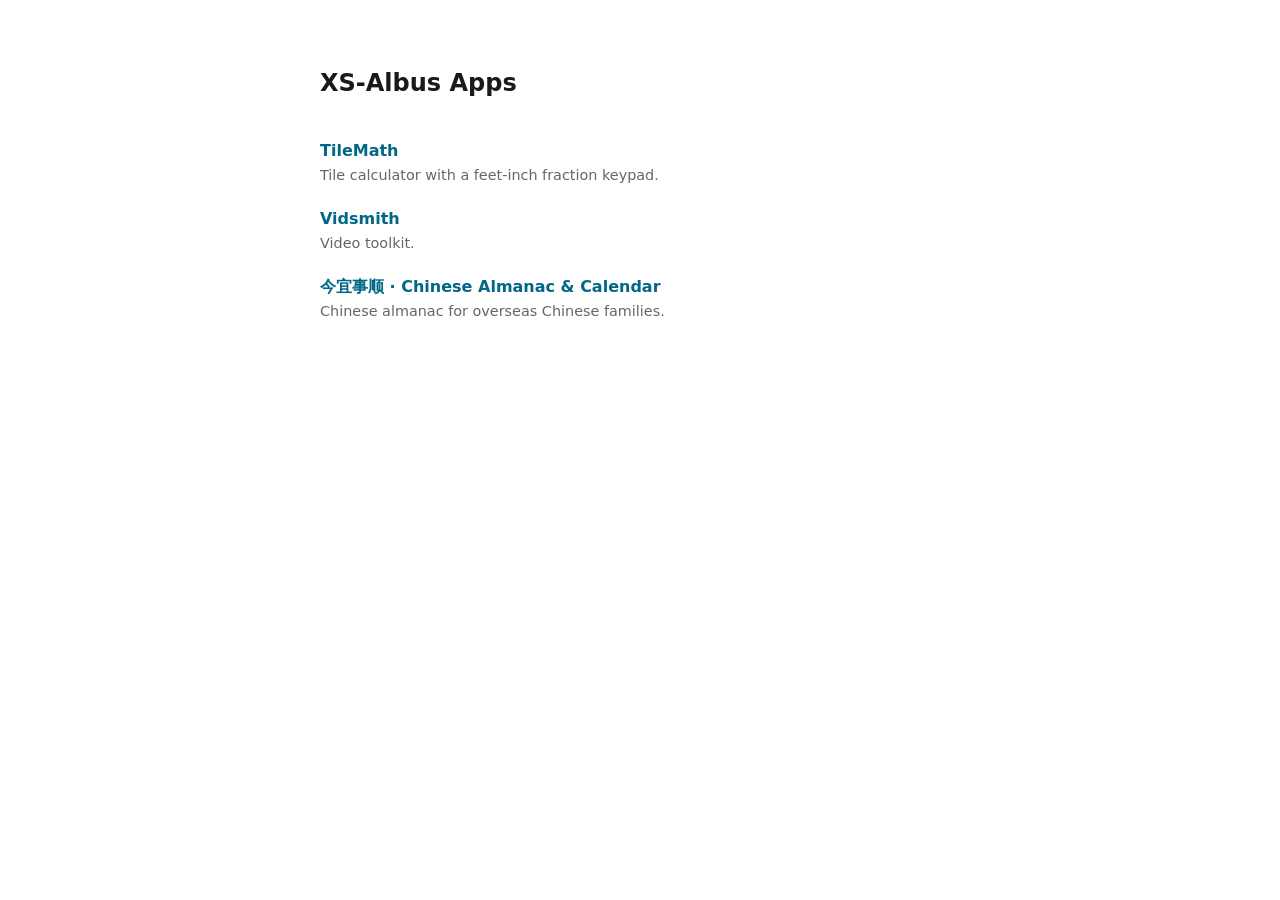
<file: index.html>
<!DOCTYPE html>
<html lang="en">
<head>
<meta charset="utf-8">
<meta name="viewport" content="width=device-width, initial-scale=1">
<title>XS-Albus Apps</title>
<style>
  body { font-family: -apple-system, system-ui, sans-serif; max-width: 640px;
         margin: 0 auto; padding: 48px 16px 64px; line-height: 1.6; color: #1a1a1a; }
  h1 { font-size: 1.5em; margin-bottom: 1.5em; }
  ul { list-style: none; padding: 0; }
  li { margin-bottom: 1.2em; }
  a { color: #006786; text-decoration: none; font-weight: 600; }
  a:hover, a:focus { text-decoration: underline; }
  .desc { color: #666; font-size: .9em; font-weight: 400; display: block; }
  @media (prefers-color-scheme: dark) {
    body { background:#111; color:#eee; } a { color:#62C5EE; } .desc { color:#999; }
  }
</style>
</head>
<body>
<h1>XS-Albus Apps</h1>
<ul>
  <li><a href="tilemath/">TileMath</a>
      <span class="desc">Tile calculator with a feet-inch fraction keypad.</span></li>
  <li><a href="vidsmith/">Vidsmith</a>
      <span class="desc">Video toolkit.</span></li>
  <li><a href="jinyi/">今宜事顺 · Chinese Almanac &amp; Calendar</a>
      <span class="desc">Chinese almanac for overseas Chinese families.</span></li>
</ul>
</body>
</html>
</file>
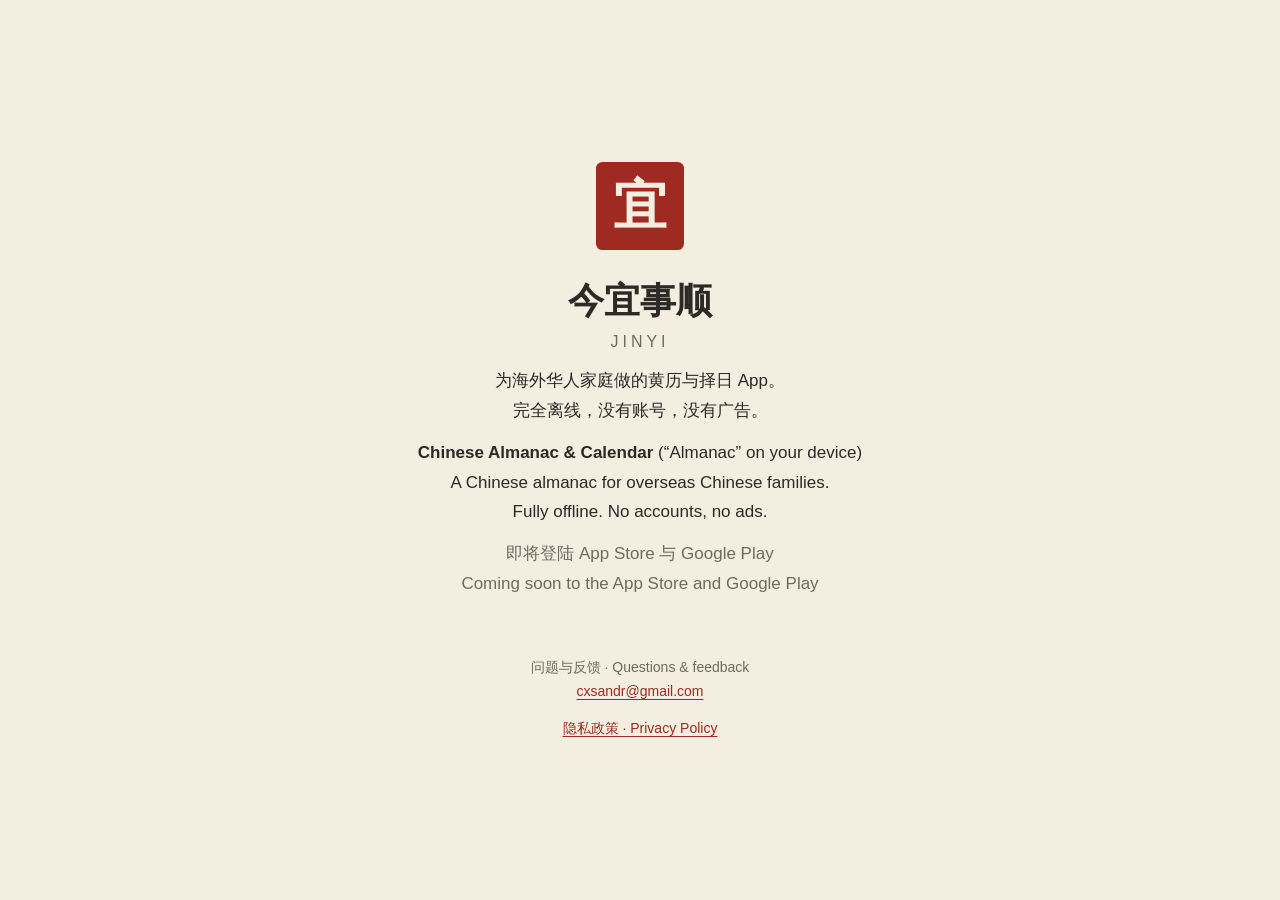
<file: jinyi/index.html>
<!doctype html>
<html lang="zh-Hans">
<head>
<meta charset="utf-8">
<meta name="viewport" content="width=device-width, initial-scale=1">
<title>今宜事顺 · Chinese Almanac &amp; Calendar</title>
<meta name="description" content="为海外华人家庭做的黄历与择日 App。A Chinese almanac for overseas Chinese families.">
<link rel="stylesheet" href="style.css">
</head>
<body>
<main class="home">
  <span class="seal big" aria-hidden="true">宜</span>
  <h1>今宜事顺<span lang="en">JINYI</span></h1>
  <p>为海外华人家庭做的黄历与择日 App。<br>完全离线，没有账号，没有广告。</p>
  <p lang="en"><strong>Chinese Almanac &amp; Calendar</strong> (“Almanac” on your device)<br>A Chinese almanac for overseas Chinese families.<br>Fully offline. No accounts, no ads.</p>
  <p class="muted">即将登陆 App Store 与 Google Play<br><span lang="en">Coming soon to the App Store and Google Play</span></p>
  <footer>
    <p>问题与反馈 · Questions &amp; feedback<br><a href="mailto:cxsandr@gmail.com">cxsandr@gmail.com</a></p>
    <a href="privacy.html">隐私政策 · Privacy Policy</a>
  </footer>
</main>
</body>
</html>
</file>
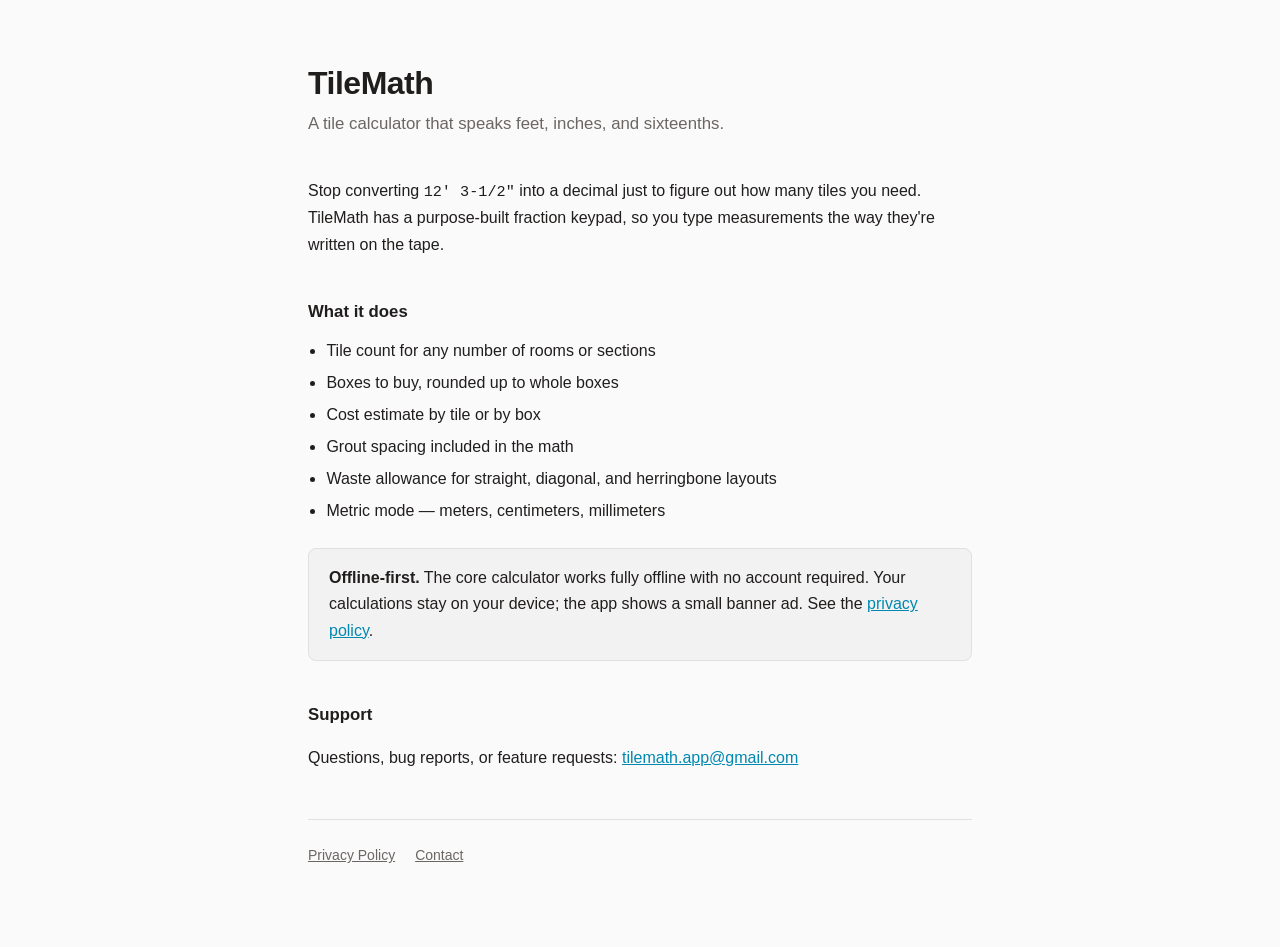
<file: tilemath/index.html>
<!doctype html>
<html lang="en">
<head>
<meta charset="utf-8">
<meta name="viewport" content="width=device-width,initial-scale=1">
<title>TileMath — Tile Calculator</title>
<meta name="description" content="A tile calculator built around feet-inch fractions. Core calculator works fully offline.">
<style>
  :root{--bg:#fbfafa;--fg:#201e1d;--muted:#6b6664;--line:#e2dfde;--accent:#0088b0;--card:#f3f2f2}
  @media (prefers-color-scheme:dark){
    :root{--bg:#181615;--fg:#f3f2f2;--muted:#a59f9d;--line:#332f2e;--accent:#4cc2e6;--card:#232020}
  }
  *{box-sizing:border-box}
  body{margin:0;background:var(--bg);color:var(--fg);
    font:16px/1.65 -apple-system,BlinkMacSystemFont,"Segoe UI",Roboto,Helvetica,Arial,sans-serif;
    -webkit-text-size-adjust:100%}
  .wrap{max-width:44rem;margin:0 auto;padding:4rem 1.25rem 5rem}
  a{color:var(--accent)}
  h1{font-size:2rem;line-height:1.2;margin:0 0 .5rem;letter-spacing:-.015em}
  .tag{color:var(--muted);font-size:1.05rem;margin:0 0 2.5rem}
  h2{font-size:1.05rem;margin:2.5rem 0 .75rem}
  ul{padding-left:1.15rem;margin:0}
  li{margin:.35rem 0}
  .mono{font-family:ui-monospace,SFMono-Regular,Menlo,monospace;font-size:.95em}
  .card{background:var(--card);border:1px solid var(--line);border-radius:8px;
    padding:1rem 1.25rem;margin:1.5rem 0}
  hr{border:0;border-top:1px solid var(--line);margin:3rem 0 1.5rem}
  footer{color:var(--muted);font-size:.875rem;display:flex;gap:1.25rem;flex-wrap:wrap}
  footer a{color:var(--muted)}
</style>
</head>
<body>
<div class="wrap">

<h1>TileMath</h1>
<p class="tag">A tile calculator that speaks feet, inches, and sixteenths.</p>

<p>Stop converting <span class="mono">12&prime;&nbsp;3-1/2&Prime;</span> into a decimal just to
figure out how many tiles you need. TileMath has a purpose-built fraction keypad, so you type
measurements the way they're written on the tape.</p>

<h2>What it does</h2>
<ul>
  <li>Tile count for any number of rooms or sections</li>
  <li>Boxes to buy, rounded up to whole boxes</li>
  <li>Cost estimate by tile or by box</li>
  <li>Grout spacing included in the math</li>
  <li>Waste allowance for straight, diagonal, and herringbone layouts</li>
  <li>Metric mode &mdash; meters, centimeters, millimeters</li>
</ul>

<div class="card">
  <strong>Offline-first.</strong> The core calculator works fully offline with
  no account required. Your calculations stay on your device; the app shows a
  small banner ad. See the
  <a href="privacy.html">privacy policy</a>.
</div>

<h2>Support</h2>
<p>Questions, bug reports, or feature requests:
<a href="mailto:tilemath.app@gmail.com">tilemath.app@gmail.com</a></p>

<hr>
<footer>
  <a href="privacy.html">Privacy Policy</a>
  <a href="mailto:tilemath.app@gmail.com">Contact</a>
</footer>

</div>
</body>
</html>
</file>
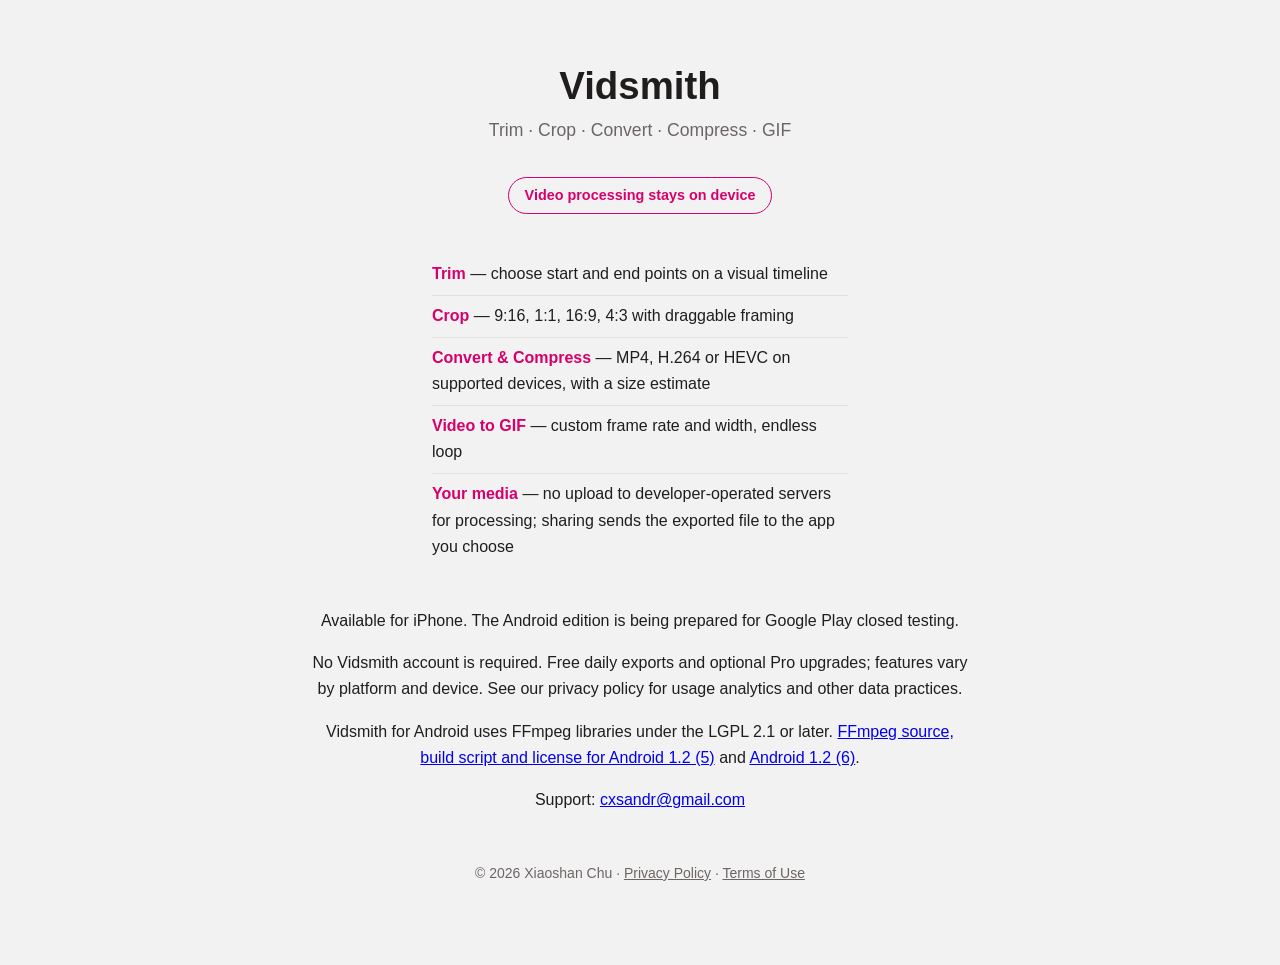
<file: vidsmith/index.html>
<!doctype html>
<html lang="en">
<head>
<meta charset="utf-8">
<meta name="viewport" content="width=device-width,initial-scale=1">
<title>Vidsmith — Video Compressor, Editor & GIF Maker</title>
<meta name="description" content="Compress, trim, crop and make GIFs on your phone. Media processing stays on your device.">
<style>
  :root{--bg:#f3f2f2;--fg:#201e1d;--muted:#6b6664;--line:#e2dfde;--accent:#d6006c;--gold:#9c7500}
  @media (prefers-color-scheme:dark){
    :root{--bg:#1b1918;--fg:#f3f2f2;--muted:#a59f9d;--line:#332f2e;--accent:#ff458e;--gold:#d9b34e}
  }
  *{box-sizing:border-box}
  body{margin:0;background:var(--bg);color:var(--fg);
    font:16px/1.65 -apple-system,BlinkMacSystemFont,"Segoe UI",Roboto,Helvetica,Arial,sans-serif;
    -webkit-text-size-adjust:100%}
  .wrap{max-width:44rem;margin:0 auto;padding:4rem 1.25rem 5rem;text-align:center}
  h1{font-size:2.4rem;line-height:1.15;margin:0 0 .5rem}
  .tag{color:var(--muted);font-size:1.1rem;margin:0 0 2rem}
  .badge{display:inline-block;border:1.5px solid var(--accent);color:var(--accent);
    border-radius:999px;padding:.35rem 1rem;font-size:.9rem;font-weight:600;margin-bottom:2.5rem}
  ul{list-style:none;margin:0 auto 2.5rem;padding:0;max-width:26rem;text-align:left}
  li{padding:.45rem 0;border-bottom:1px solid var(--line)}
  li:last-child{border-bottom:0}
  li b{color:var(--accent)}
  footer{color:var(--muted);font-size:.875rem;margin-top:3rem}
  footer a{color:var(--muted)}
</style>
</head>
<body>
<div class="wrap">

<h1>Vidsmith</h1>
<p class="tag">Trim &middot; Crop &middot; Convert &middot; Compress &middot; GIF</p>
<div class="badge">Video processing stays on device</div>

<ul>
  <li><b>Trim</b> — choose start and end points on a visual timeline</li>
  <li><b>Crop</b> — 9:16, 1:1, 16:9, 4:3 with draggable framing</li>
  <li><b>Convert &amp; Compress</b> — MP4, H.264 or HEVC on supported devices, with a size estimate</li>
  <li><b>Video to GIF</b> — custom frame rate and width, endless loop</li>
  <li><b>Your media</b> — no upload to developer-operated servers for processing; sharing sends the exported file to the app you choose</li>
</ul>

<p>Available for iPhone. The Android edition is being prepared for Google Play closed testing.</p>
<p>No Vidsmith account is required. Free daily exports and optional Pro upgrades; features vary by platform and device. See our privacy policy for usage analytics and other data practices.</p>
<p>Vidsmith for Android uses FFmpeg libraries under the LGPL 2.1 or later. <a href="opensource/android-1.2-5/">FFmpeg source, build script and license for Android 1.2 (5)</a> and <a href="opensource/android-1.2-6/">Android 1.2 (6)</a>.</p>

<p>Support: <a href="mailto:cxsandr@gmail.com">cxsandr@gmail.com</a></p>

<footer>&copy; 2026 Xiaoshan Chu &middot;
<a href="privacy.html">Privacy Policy</a> &middot;
<a href="terms.html">Terms of Use</a></footer>

</div>
</body>
</html>
</file>
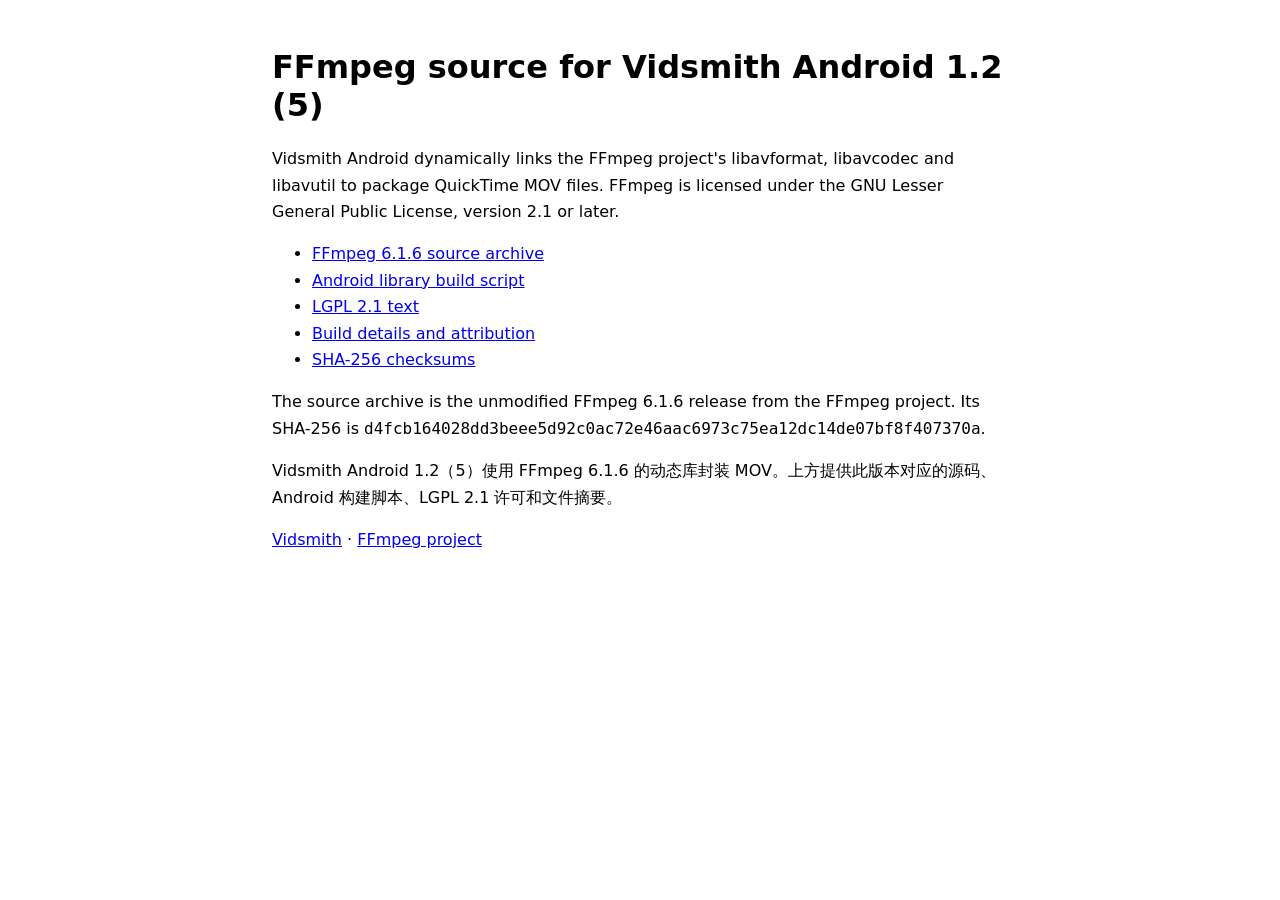
<file: vidsmith/opensource/android-1.2-5/index.html>
<!doctype html>
<html lang="en">
<head>
<meta charset="utf-8">
<meta name="viewport" content="width=device-width, initial-scale=1">
<title>Vidsmith Android 1.2 (5) · FFmpeg source and license</title>
<style>
body{max-width:46rem;margin:3rem auto;padding:0 1.15rem;font:1rem/1.65 system-ui,sans-serif}
h1{line-height:1.2}
code{overflow-wrap:anywhere}
</style>
</head>
<body>
<main>
<h1>FFmpeg source for Vidsmith Android 1.2 (5)</h1>
<p>Vidsmith Android dynamically links the FFmpeg project's libavformat, libavcodec and libavutil to package QuickTime MOV files. FFmpeg is licensed under the GNU Lesser General Public License, version 2.1 or later.</p>
<ul>
<li><a href="ffmpeg-6.1.6.tar.xz">FFmpeg 6.1.6 source archive</a></li>
<li><a href="build_libraries.sh">Android library build script</a></li>
<li><a href="COPYING.LGPLv2.1">LGPL 2.1 text</a></li>
<li><a href="README.md">Build details and attribution</a></li>
<li><a href="SHA256SUMS">SHA-256 checksums</a></li>
</ul>
<p>The source archive is the unmodified FFmpeg 6.1.6 release from the FFmpeg project. Its SHA-256 is <code>d4fcb164028dd3beee5d92c0ac72e46aac6973c75ea12dc14de07bf8f407370a</code>.</p>
<p lang="zh-Hans">Vidsmith Android 1.2（5）使用 FFmpeg 6.1.6 的动态库封装 MOV。上方提供此版本对应的源码、Android 构建脚本、LGPL 2.1 许可和文件摘要。</p>
<p><a href="../../index.html">Vidsmith</a> · <a href="https://ffmpeg.org/">FFmpeg project</a></p>
</main>
</body>
</html>
</file>
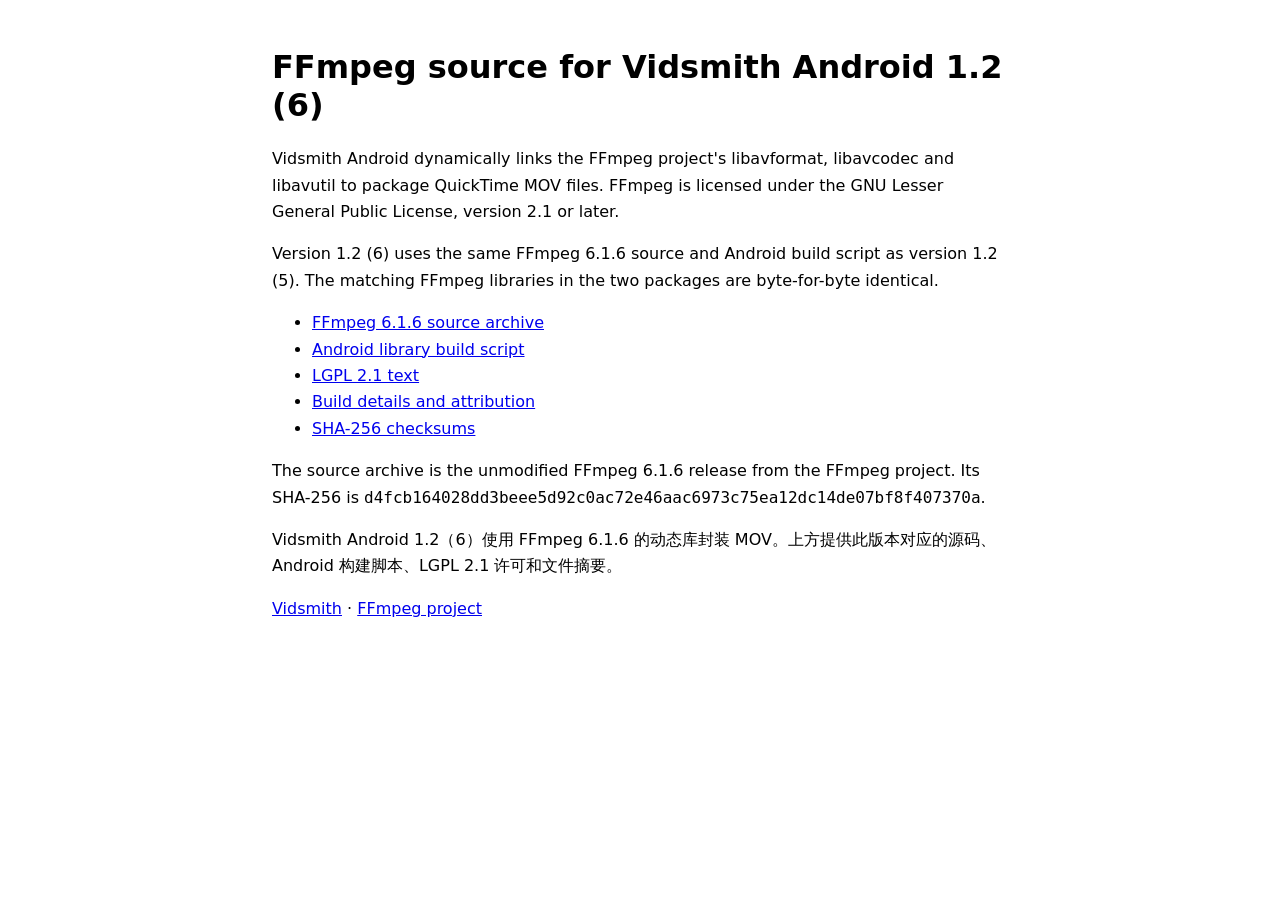
<file: vidsmith/opensource/android-1.2-6/index.html>
<!doctype html>
<html lang="en">
<head>
<meta charset="utf-8">
<meta name="viewport" content="width=device-width, initial-scale=1">
<title>Vidsmith Android 1.2 (6) · FFmpeg source and license</title>
<style>
body{max-width:46rem;margin:3rem auto;padding:0 1.15rem;font:1rem/1.65 system-ui,sans-serif}
h1{line-height:1.2}
code{overflow-wrap:anywhere}
</style>
</head>
<body>
<main>
<h1>FFmpeg source for Vidsmith Android 1.2 (6)</h1>
<p>Vidsmith Android dynamically links the FFmpeg project's libavformat, libavcodec and libavutil to package QuickTime MOV files. FFmpeg is licensed under the GNU Lesser General Public License, version 2.1 or later.</p>
<p>Version 1.2 (6) uses the same FFmpeg 6.1.6 source and Android build script as version 1.2 (5). The matching FFmpeg libraries in the two packages are byte-for-byte identical.</p>
<ul>
<li><a href="../android-1.2-5/ffmpeg-6.1.6.tar.xz">FFmpeg 6.1.6 source archive</a></li>
<li><a href="../android-1.2-5/build_libraries.sh">Android library build script</a></li>
<li><a href="../android-1.2-5/COPYING.LGPLv2.1">LGPL 2.1 text</a></li>
<li><a href="../android-1.2-5/README.md">Build details and attribution</a></li>
<li><a href="../android-1.2-5/SHA256SUMS">SHA-256 checksums</a></li>
</ul>
<p>The source archive is the unmodified FFmpeg 6.1.6 release from the FFmpeg project. Its SHA-256 is <code>d4fcb164028dd3beee5d92c0ac72e46aac6973c75ea12dc14de07bf8f407370a</code>.</p>
<p lang="zh-Hans">Vidsmith Android 1.2（6）使用 FFmpeg 6.1.6 的动态库封装 MOV。上方提供此版本对应的源码、Android 构建脚本、LGPL 2.1 许可和文件摘要。</p>
<p><a href="../../index.html">Vidsmith</a> · <a href="https://ffmpeg.org/">FFmpeg project</a></p>
</main>
</body>
</html>
</file>
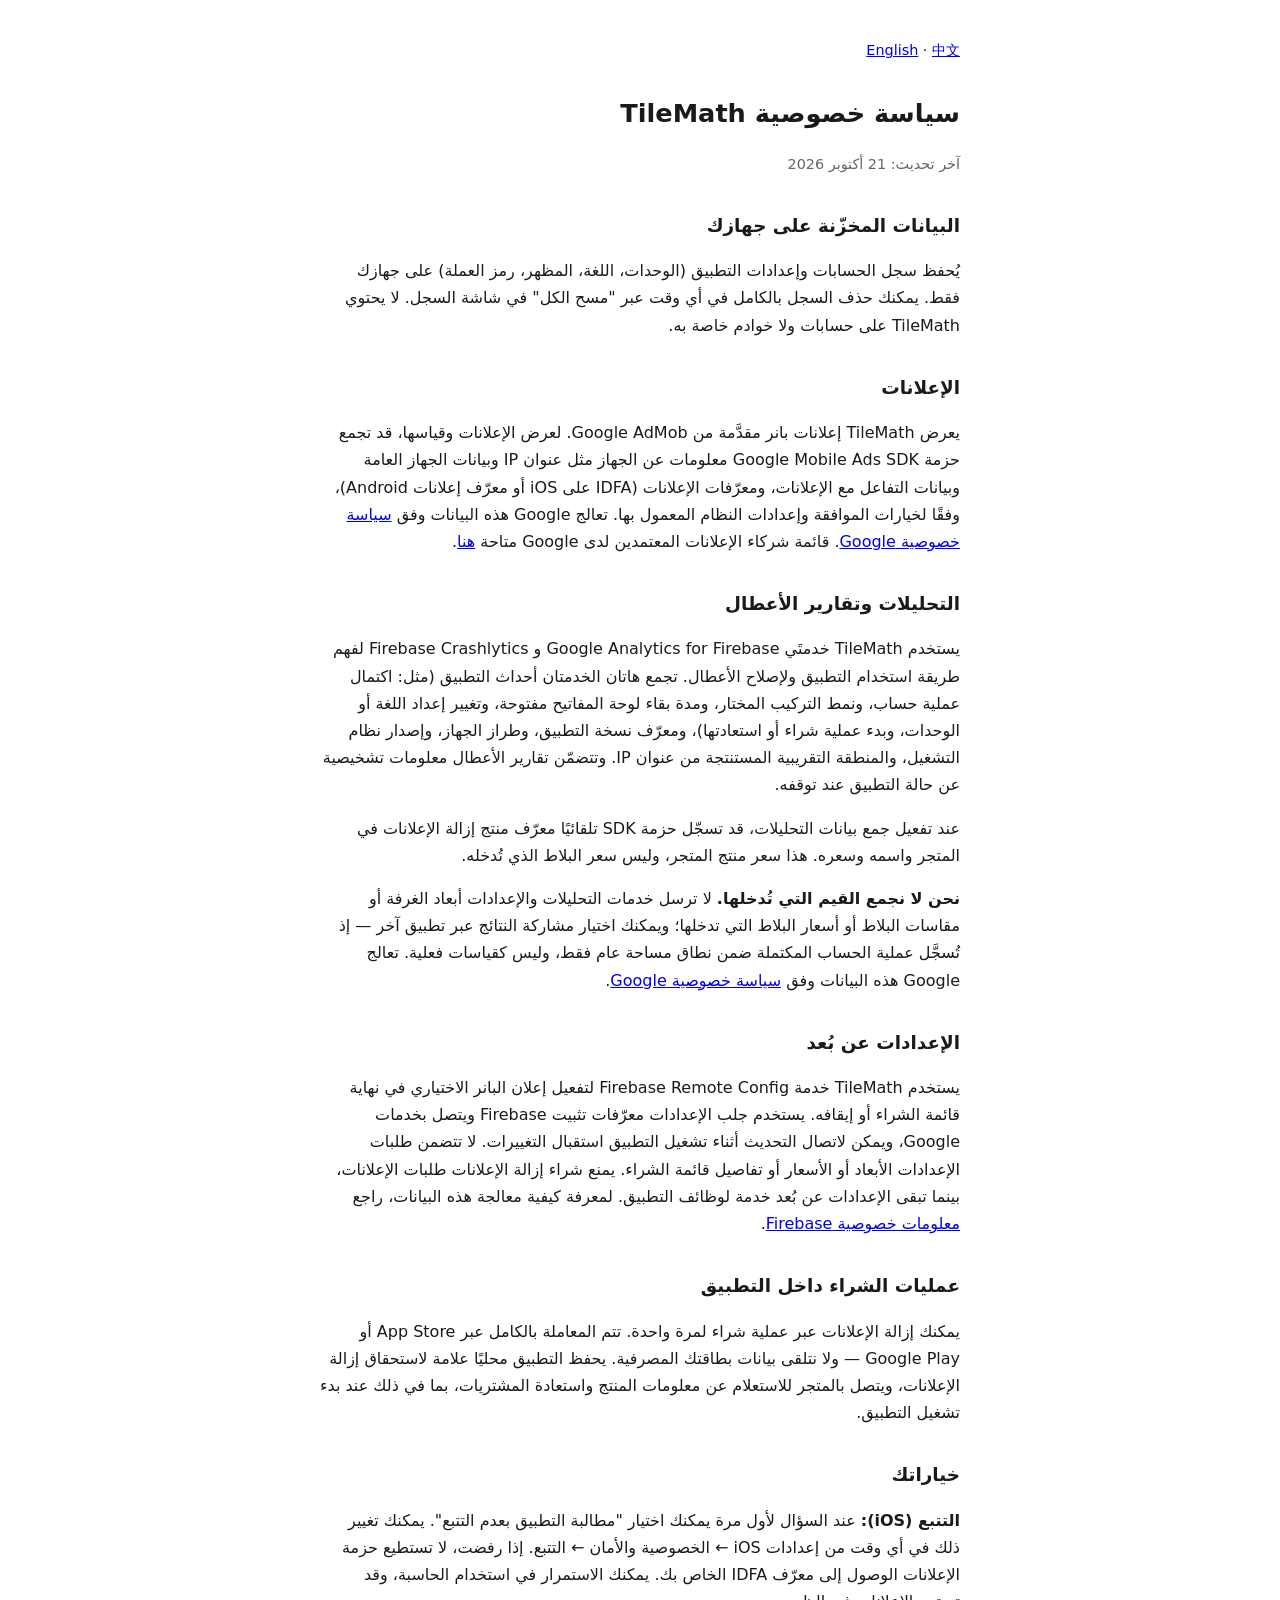
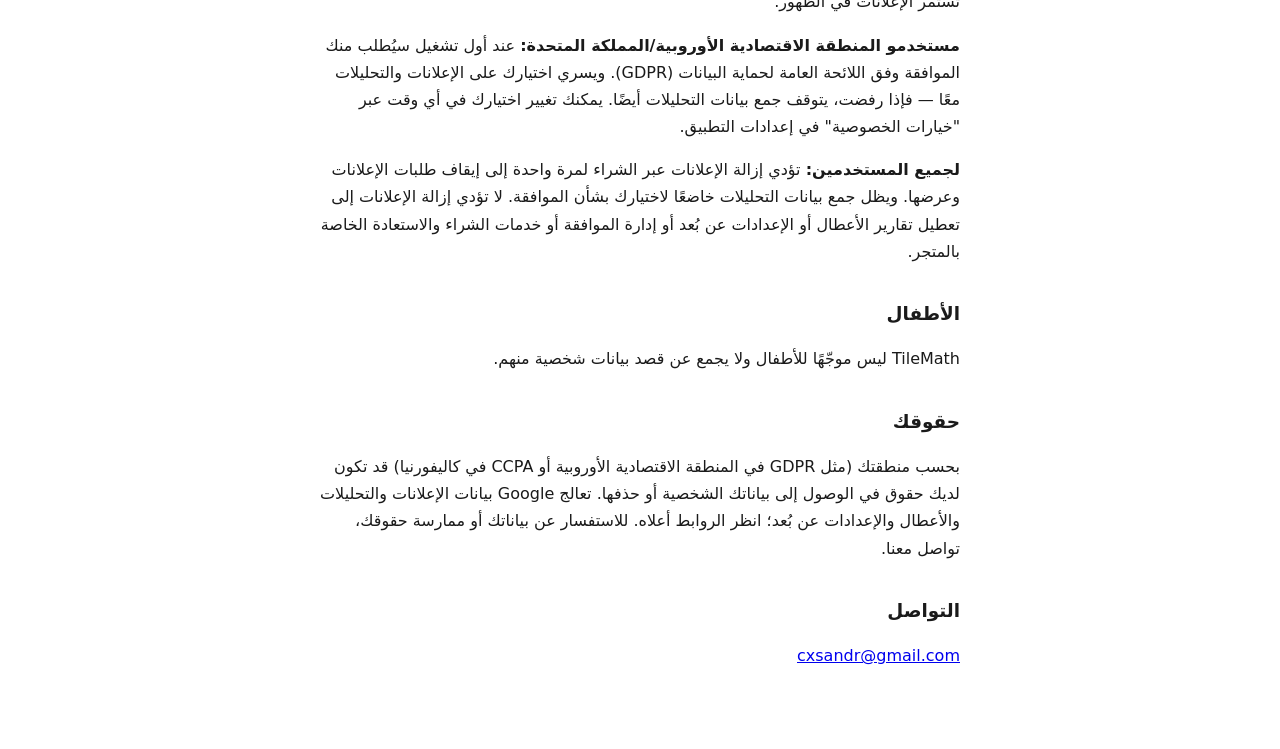
<file: privacy-ar.html>
<!DOCTYPE html>
<html lang="ar">
<head>
<meta charset="utf-8">
<meta http-equiv="refresh" content="0; url=tilemath/privacy-ar.html">
<link rel="canonical" href="https://xs-albus.github.io/tilemath/privacy-ar.html">
<title>سياسة خصوصية TileMath</title>
</head>
<body>
<!-- 兼容页：TileMath v1.2.0 及更早版本硬编码了此地址，勿删。 -->
<p>Moved to <a href="tilemath/privacy-ar.html">tilemath/privacy-ar.html</a>.</p>
</body>
</html>
</file>
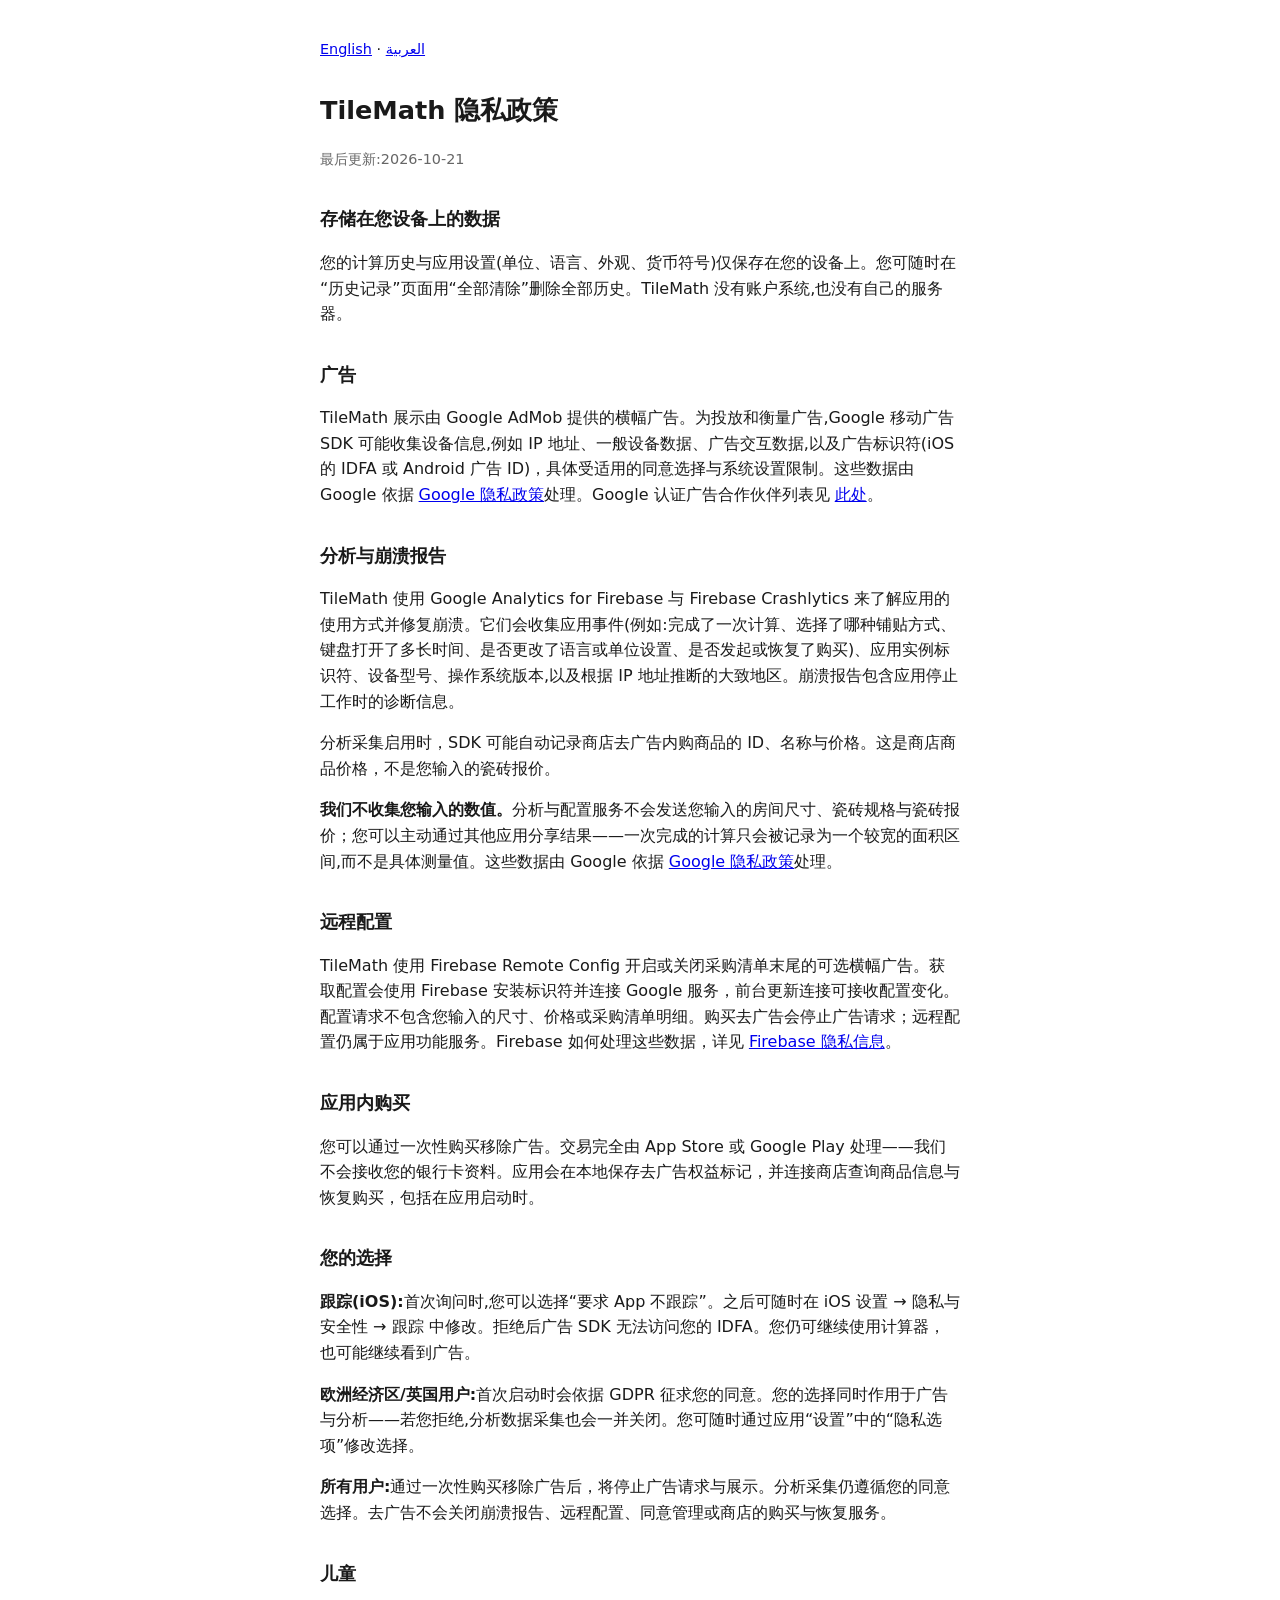
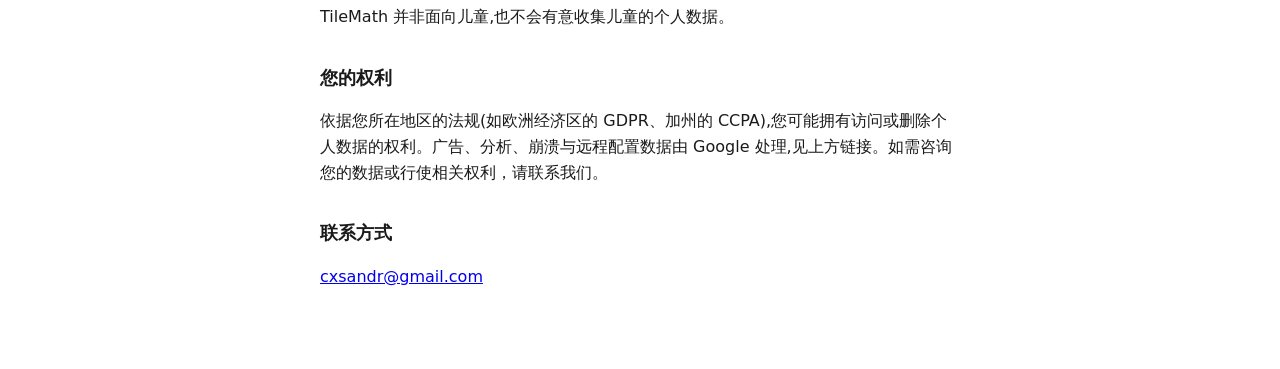
<file: privacy-zh.html>
<!DOCTYPE html>
<html lang="zh-Hans">
<head>
<meta charset="utf-8">
<meta http-equiv="refresh" content="0; url=tilemath/privacy-zh.html">
<link rel="canonical" href="https://xs-albus.github.io/tilemath/privacy-zh.html">
<title>TileMath 隐私政策</title>
</head>
<body>
<!-- 兼容页：TileMath v1.2.0 及更早版本硬编码了此地址，勿删。 -->
<p>Moved to <a href="tilemath/privacy-zh.html">tilemath/privacy-zh.html</a>.</p>
</body>
</html>
</file>
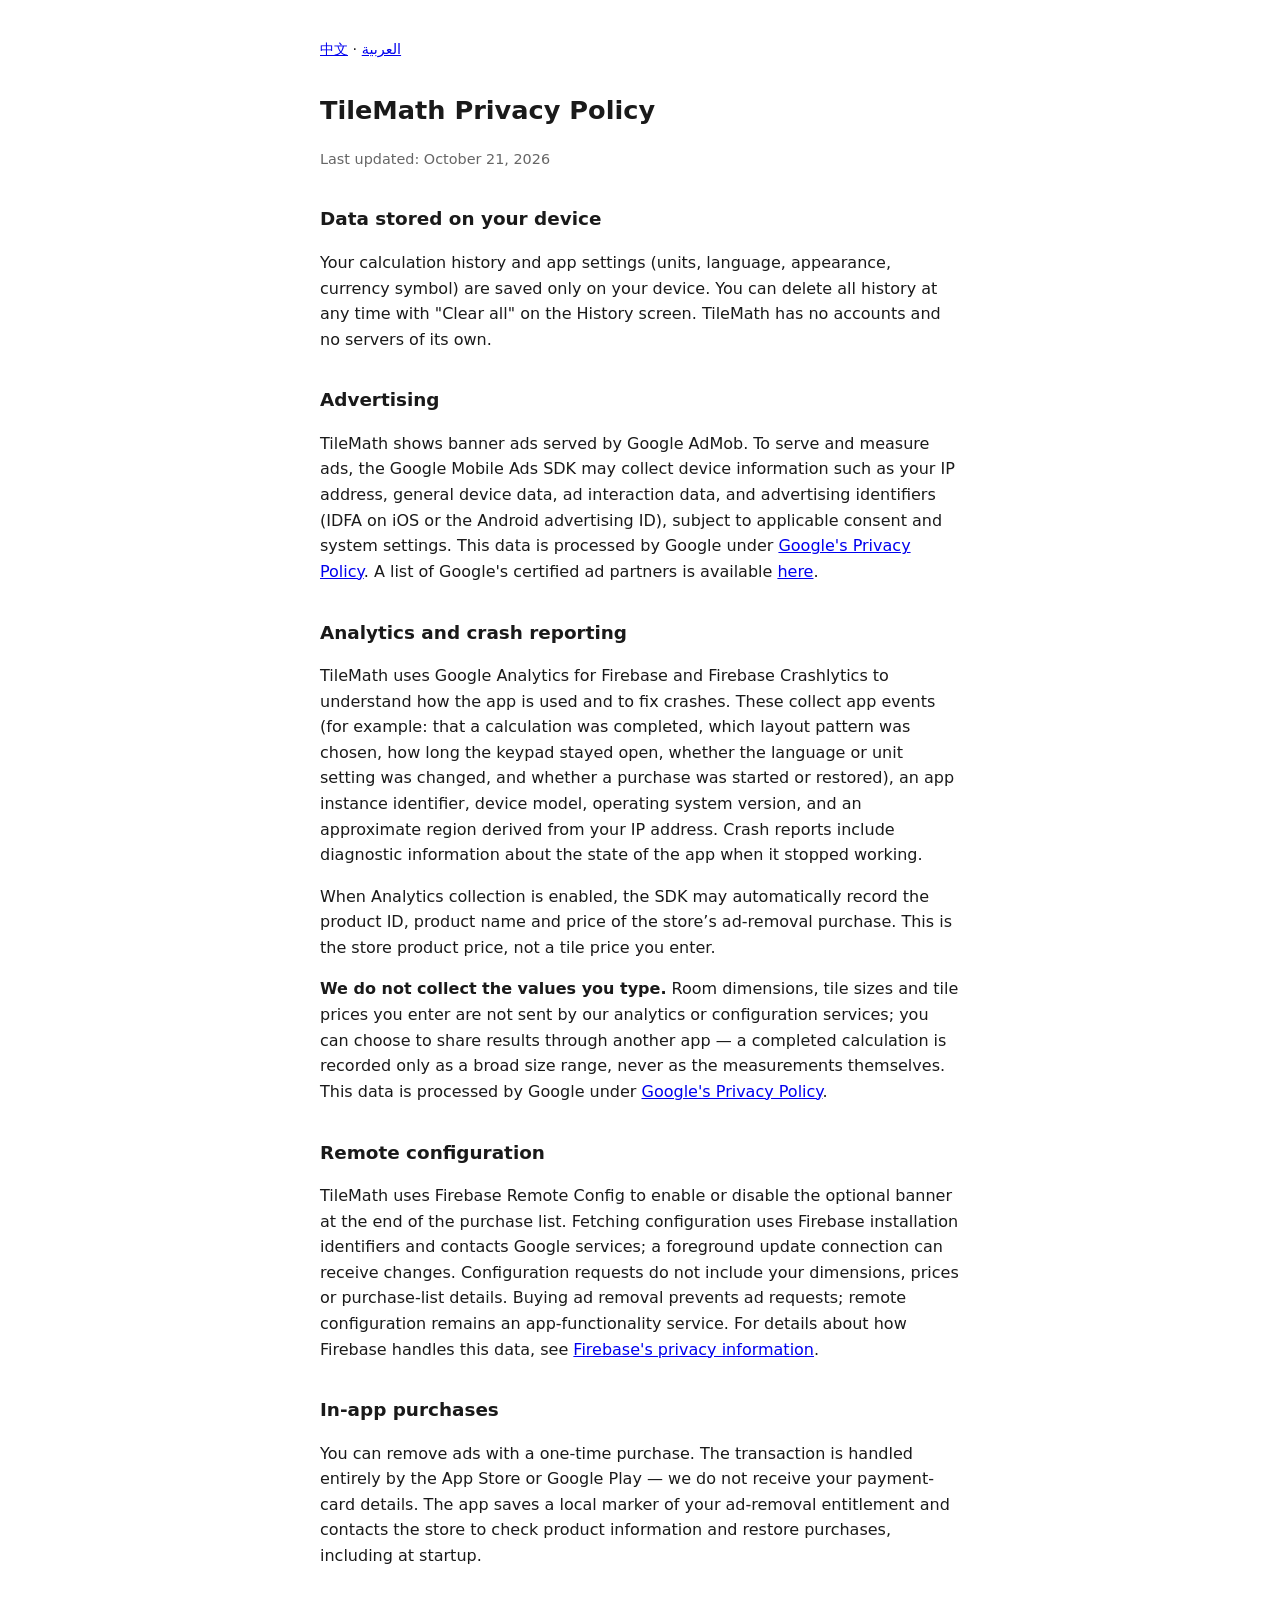
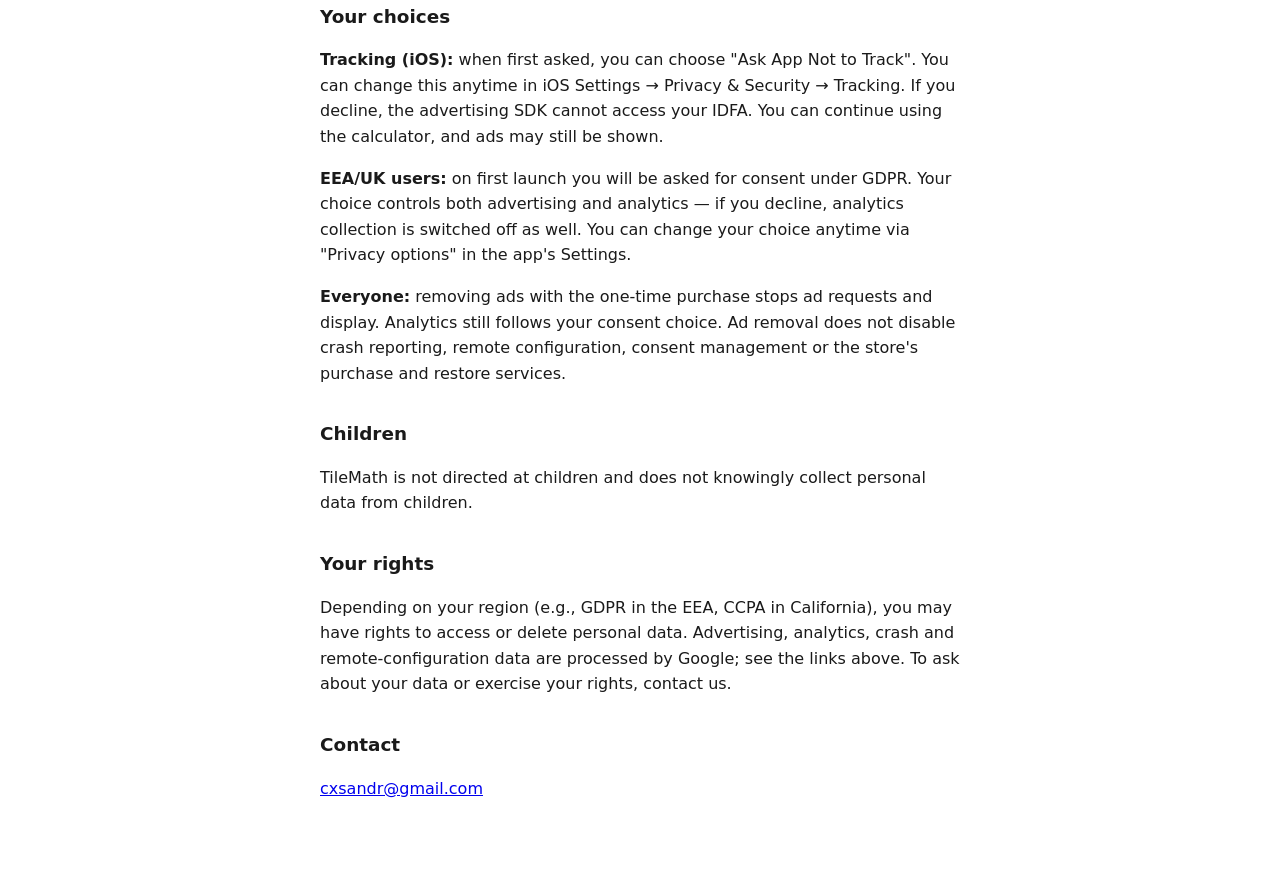
<file: privacy.html>
<!DOCTYPE html>
<html lang="en">
<head>
<meta charset="utf-8">
<meta http-equiv="refresh" content="0; url=tilemath/privacy.html">
<link rel="canonical" href="https://xs-albus.github.io/tilemath/privacy.html">
<title>TileMath Privacy Policy</title>
</head>
<body>
<!-- 兼容页：TileMath v1.2.0 及更早版本硬编码了此地址，勿删。 -->
<p>Moved to <a href="tilemath/privacy.html">tilemath/privacy.html</a>.</p>
</body>
</html>
</file>
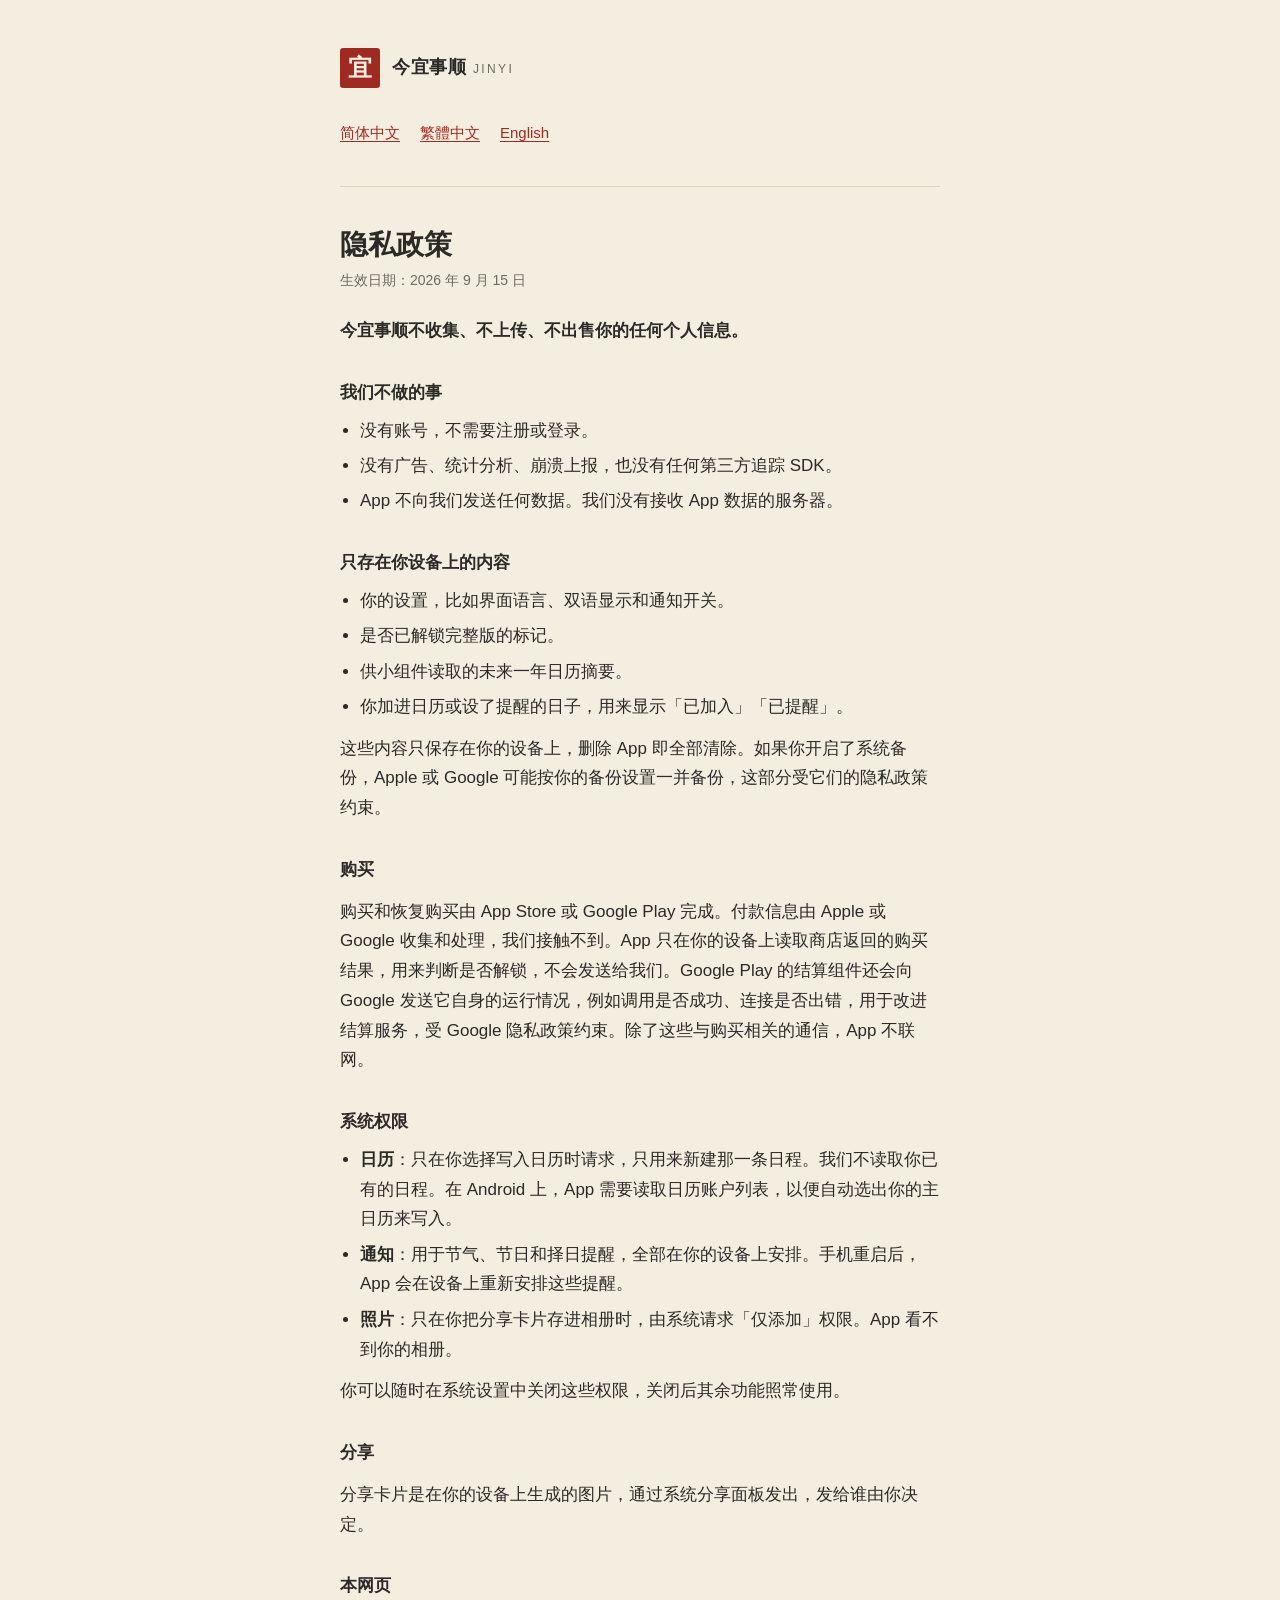
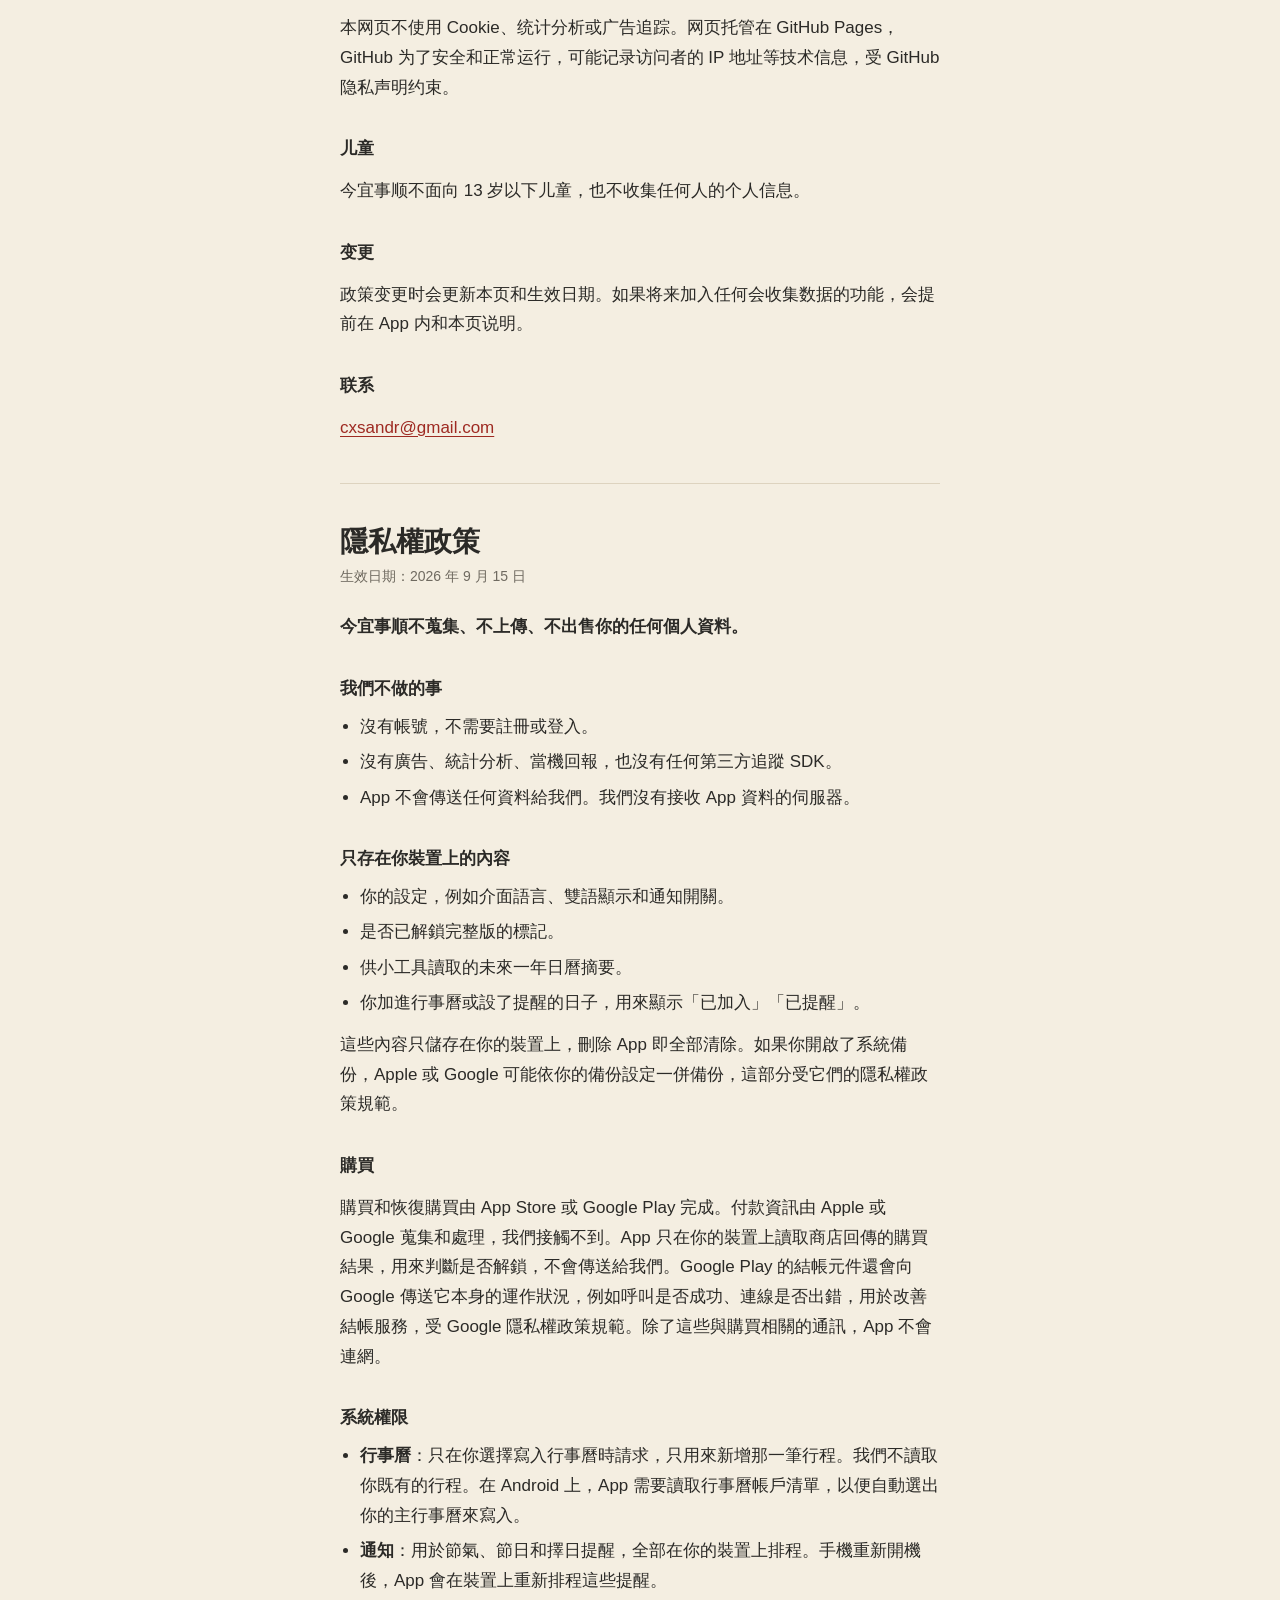
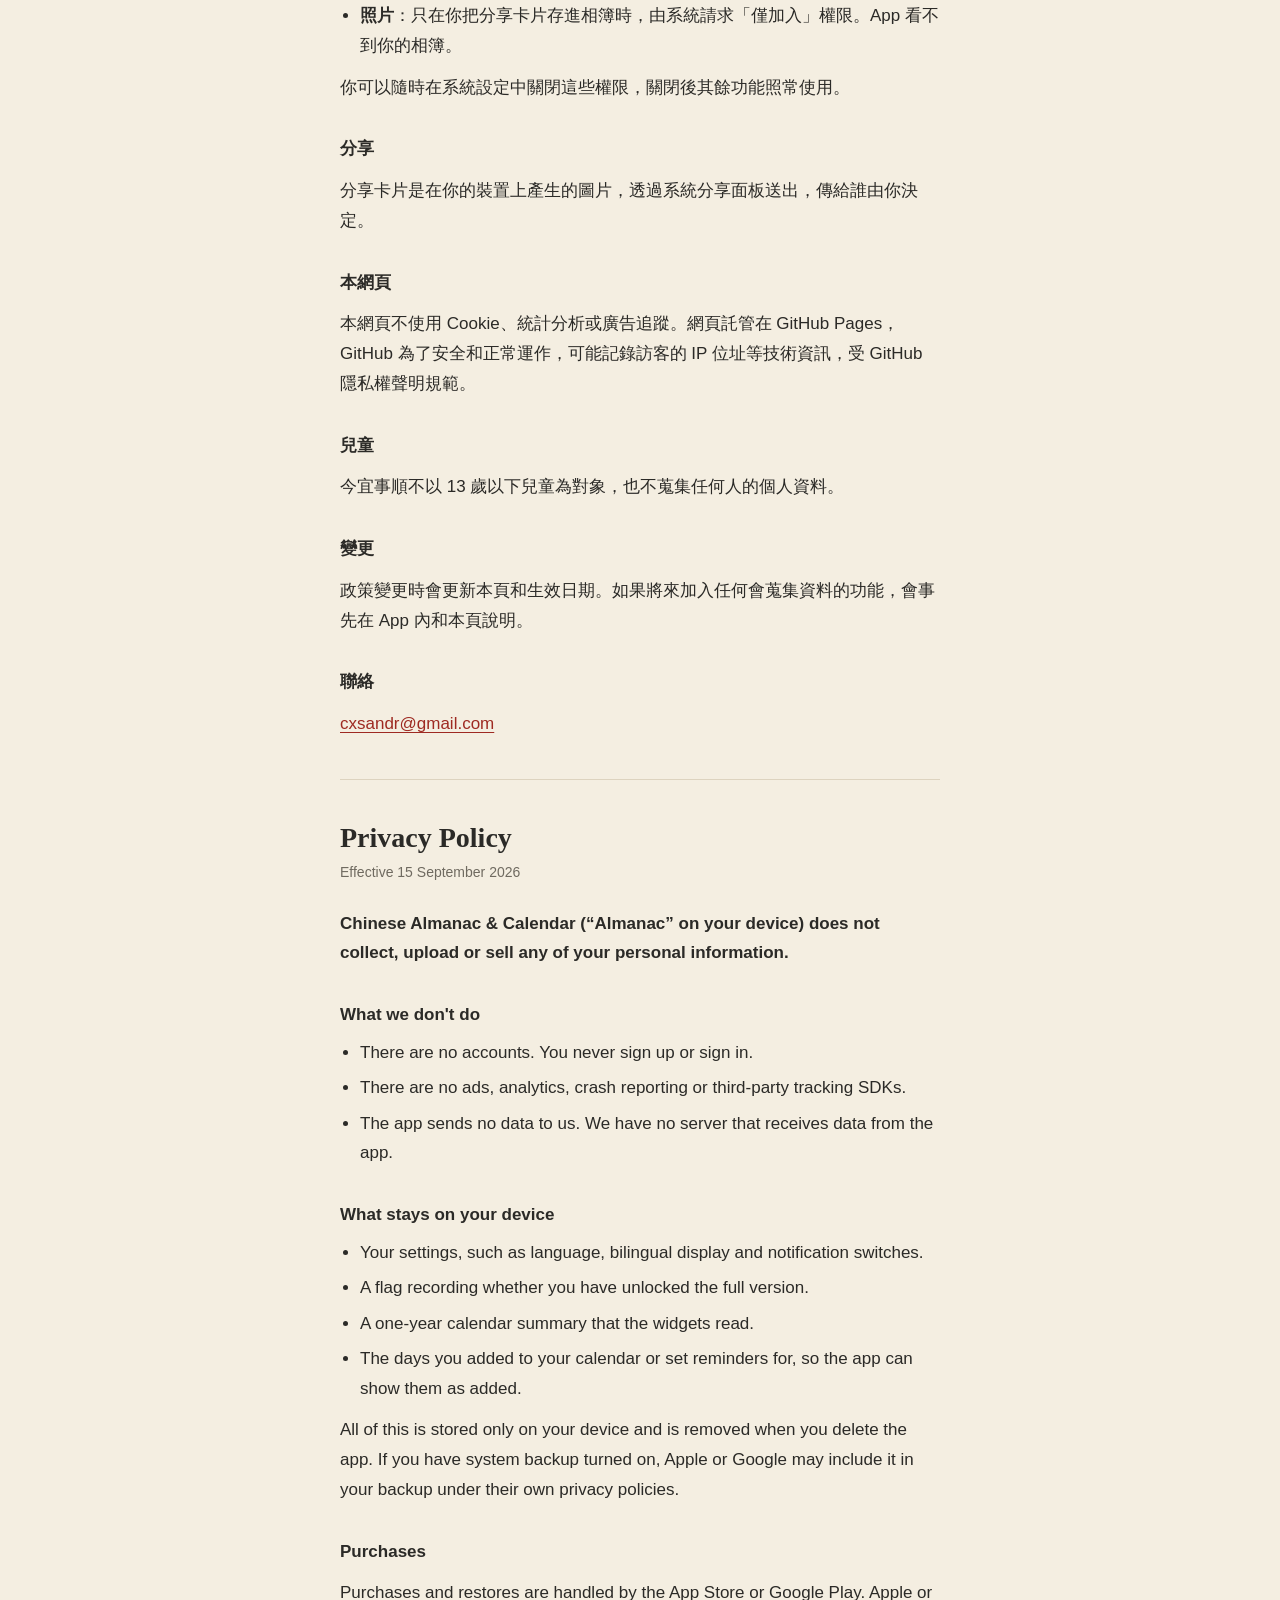
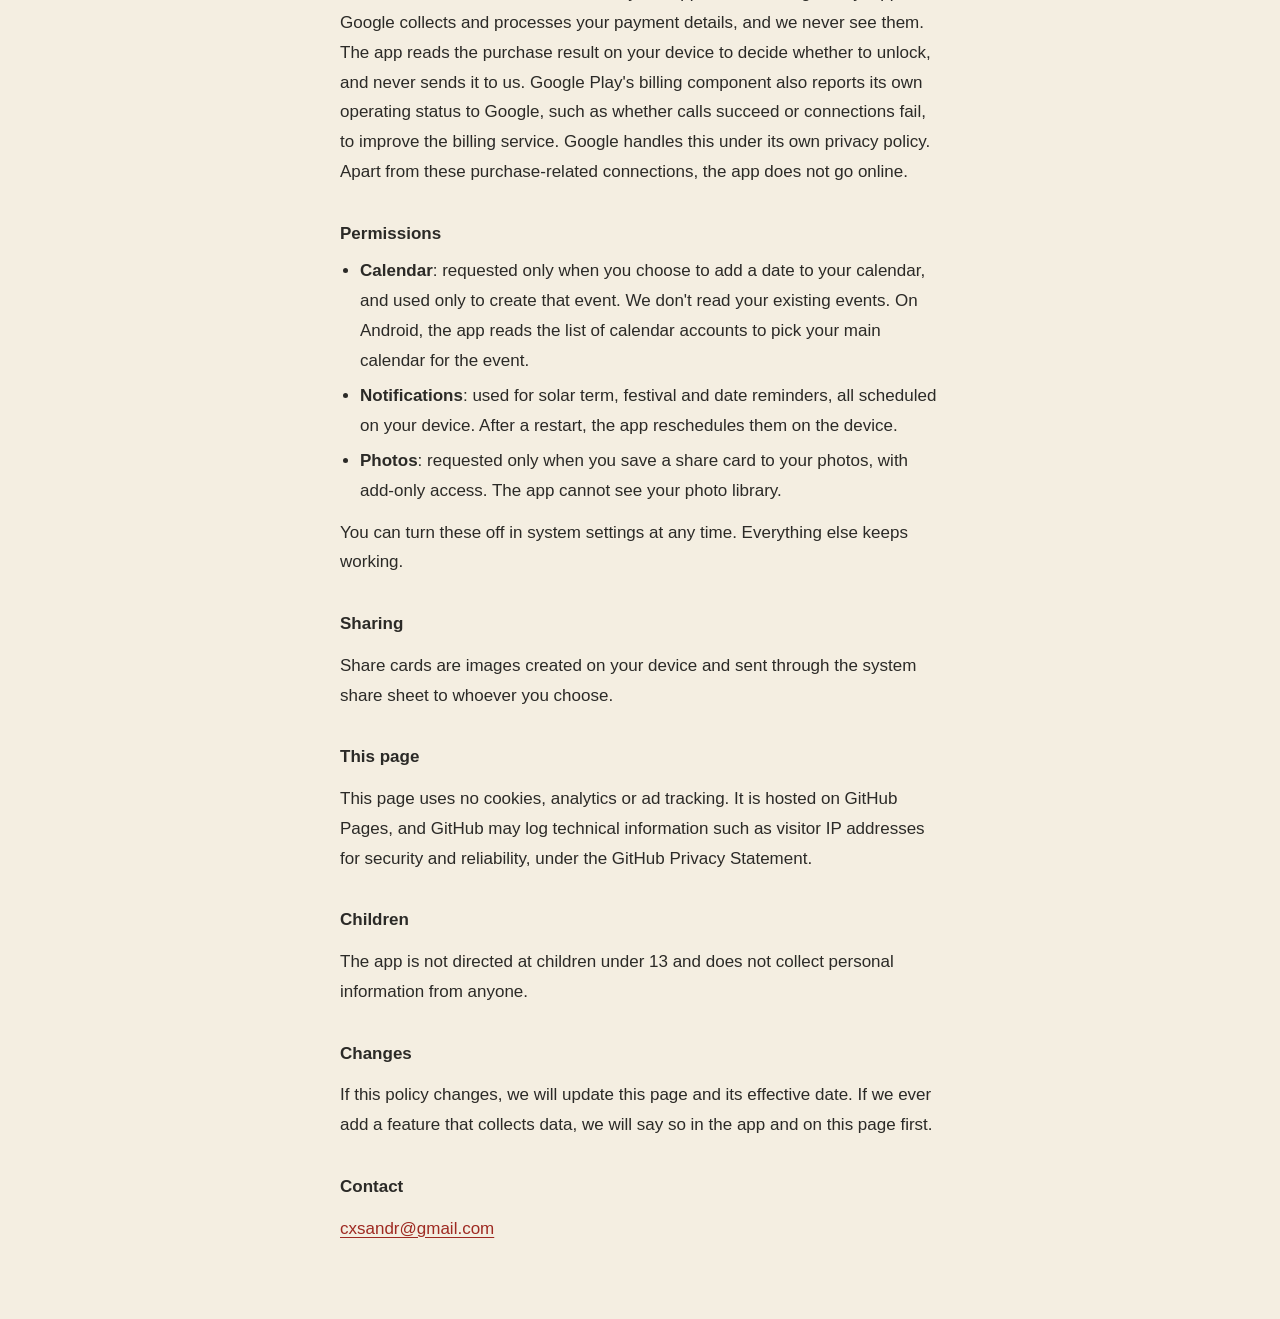
<file: jinyi/privacy.html>
<!doctype html>
<html lang="zh-Hans">
<head>
<meta charset="utf-8">
<meta name="viewport" content="width=device-width, initial-scale=1">
<title>隐私政策 · Privacy Policy · 今宜事顺 · Chinese Almanac &amp; Calendar</title>
<meta name="description" content="今宜事顺不收集、不上传、不出售任何个人信息。Chinese Almanac &amp; Calendar does not collect personal information.">
<link rel="stylesheet" href="style.css">
</head>
<body>
<main>
  <a class="brand" href="./"><span class="seal" aria-hidden="true">宜</span><span class="brand-name">今宜事顺<small>JINYI</small></span></a>
  <nav class="langs" aria-label="Language">
    <a href="#zh-hans">简体中文</a><a href="#zh-hant" lang="zh-Hant">繁體中文</a><a href="#en" lang="en">English</a>
  </nav>

  <section id="zh-hans" lang="zh-Hans">
    <h1>隐私政策</h1>
    <p class="date">生效日期：2026 年 9 月 15 日</p>
    <p class="lead">今宜事顺不收集、不上传、不出售你的任何个人信息。</p>

    <h2>我们不做的事</h2>
    <ul>
      <li>没有账号，不需要注册或登录。</li>
      <li>没有广告、统计分析、崩溃上报，也没有任何第三方追踪 SDK。</li>
      <li>App 不向我们发送任何数据。我们没有接收 App 数据的服务器。</li>
    </ul>

    <h2>只存在你设备上的内容</h2>
    <ul>
      <li>你的设置，比如界面语言、双语显示和通知开关。</li>
      <li>是否已解锁完整版的标记。</li>
      <li>供小组件读取的未来一年日历摘要。</li>
      <li>你加进日历或设了提醒的日子，用来显示「已加入」「已提醒」。</li>
    </ul>
    <p>这些内容只保存在你的设备上，删除 App 即全部清除。如果你开启了系统备份，Apple 或 Google 可能按你的备份设置一并备份，这部分受它们的隐私政策约束。</p>

    <h2>购买</h2>
    <p>购买和恢复购买由 App Store 或 Google Play 完成。付款信息由 Apple 或 Google 收集和处理，我们接触不到。App 只在你的设备上读取商店返回的购买结果，用来判断是否解锁，不会发送给我们。Google Play 的结算组件还会向 Google 发送它自身的运行情况，例如调用是否成功、连接是否出错，用于改进结算服务，受 Google 隐私政策约束。除了这些与购买相关的通信，App 不联网。</p>

    <h2>系统权限</h2>
    <ul>
      <li><strong>日历</strong>：只在你选择写入日历时请求，只用来新建那一条日程。我们不读取你已有的日程。在 Android 上，App 需要读取日历账户列表，以便自动选出你的主日历来写入。</li>
      <li><strong>通知</strong>：用于节气、节日和择日提醒，全部在你的设备上安排。手机重启后，App 会在设备上重新安排这些提醒。</li>
      <li><strong>照片</strong>：只在你把分享卡片存进相册时，由系统请求「仅添加」权限。App 看不到你的相册。</li>
    </ul>
    <p>你可以随时在系统设置中关闭这些权限，关闭后其余功能照常使用。</p>

    <h2>分享</h2>
    <p>分享卡片是在你的设备上生成的图片，通过系统分享面板发出，发给谁由你决定。</p>

    <h2>本网页</h2>
    <p>本网页不使用 Cookie、统计分析或广告追踪。网页托管在 GitHub Pages，GitHub 为了安全和正常运行，可能记录访问者的 IP 地址等技术信息，受 GitHub 隐私声明约束。</p>

    <h2>儿童</h2>
    <p>今宜事顺不面向 13 岁以下儿童，也不收集任何人的个人信息。</p>

    <h2>变更</h2>
    <p>政策变更时会更新本页和生效日期。如果将来加入任何会收集数据的功能，会提前在 App 内和本页说明。</p>

    <h2>联系</h2>
    <p><a href="mailto:cxsandr@gmail.com">cxsandr@gmail.com</a></p>
  </section>

  <section id="zh-hant" lang="zh-Hant">
    <h1>隱私權政策</h1>
    <p class="date">生效日期：2026 年 9 月 15 日</p>
    <p class="lead">今宜事順不蒐集、不上傳、不出售你的任何個人資料。</p>

    <h2>我們不做的事</h2>
    <ul>
      <li>沒有帳號，不需要註冊或登入。</li>
      <li>沒有廣告、統計分析、當機回報，也沒有任何第三方追蹤 SDK。</li>
      <li>App 不會傳送任何資料給我們。我們沒有接收 App 資料的伺服器。</li>
    </ul>

    <h2>只存在你裝置上的內容</h2>
    <ul>
      <li>你的設定，例如介面語言、雙語顯示和通知開關。</li>
      <li>是否已解鎖完整版的標記。</li>
      <li>供小工具讀取的未來一年日曆摘要。</li>
      <li>你加進行事曆或設了提醒的日子，用來顯示「已加入」「已提醒」。</li>
    </ul>
    <p>這些內容只儲存在你的裝置上，刪除 App 即全部清除。如果你開啟了系統備份，Apple 或 Google 可能依你的備份設定一併備份，這部分受它們的隱私權政策規範。</p>

    <h2>購買</h2>
    <p>購買和恢復購買由 App Store 或 Google Play 完成。付款資訊由 Apple 或 Google 蒐集和處理，我們接觸不到。App 只在你的裝置上讀取商店回傳的購買結果，用來判斷是否解鎖，不會傳送給我們。Google Play 的結帳元件還會向 Google 傳送它本身的運作狀況，例如呼叫是否成功、連線是否出錯，用於改善結帳服務，受 Google 隱私權政策規範。除了這些與購買相關的通訊，App 不會連網。</p>

    <h2>系統權限</h2>
    <ul>
      <li><strong>行事曆</strong>：只在你選擇寫入行事曆時請求，只用來新增那一筆行程。我們不讀取你既有的行程。在 Android 上，App 需要讀取行事曆帳戶清單，以便自動選出你的主行事曆來寫入。</li>
      <li><strong>通知</strong>：用於節氣、節日和擇日提醒，全部在你的裝置上排程。手機重新開機後，App 會在裝置上重新排程這些提醒。</li>
      <li><strong>照片</strong>：只在你把分享卡片存進相簿時，由系統請求「僅加入」權限。App 看不到你的相簿。</li>
    </ul>
    <p>你可以隨時在系統設定中關閉這些權限，關閉後其餘功能照常使用。</p>

    <h2>分享</h2>
    <p>分享卡片是在你的裝置上產生的圖片，透過系統分享面板送出，傳給誰由你決定。</p>

    <h2>本網頁</h2>
    <p>本網頁不使用 Cookie、統計分析或廣告追蹤。網頁託管在 GitHub Pages，GitHub 為了安全和正常運作，可能記錄訪客的 IP 位址等技術資訊，受 GitHub 隱私權聲明規範。</p>

    <h2>兒童</h2>
    <p>今宜事順不以 13 歲以下兒童為對象，也不蒐集任何人的個人資料。</p>

    <h2>變更</h2>
    <p>政策變更時會更新本頁和生效日期。如果將來加入任何會蒐集資料的功能，會事先在 App 內和本頁說明。</p>

    <h2>聯絡</h2>
    <p><a href="mailto:cxsandr@gmail.com">cxsandr@gmail.com</a></p>
  </section>

  <section id="en" lang="en">
    <h1>Privacy Policy</h1>
    <p class="date">Effective 15 September 2026</p>
    <p class="lead">Chinese Almanac &amp; Calendar (“Almanac” on your device) does not collect, upload or sell any of your personal information.</p>

    <h2>What we don't do</h2>
    <ul>
      <li>There are no accounts. You never sign up or sign in.</li>
      <li>There are no ads, analytics, crash reporting or third-party tracking SDKs.</li>
      <li>The app sends no data to us. We have no server that receives data from the app.</li>
    </ul>

    <h2>What stays on your device</h2>
    <ul>
      <li>Your settings, such as language, bilingual display and notification switches.</li>
      <li>A flag recording whether you have unlocked the full version.</li>
      <li>A one-year calendar summary that the widgets read.</li>
      <li>The days you added to your calendar or set reminders for, so the app can show them as added.</li>
    </ul>
    <p>All of this is stored only on your device and is removed when you delete the app. If you have system backup turned on, Apple or Google may include it in your backup under their own privacy policies.</p>

    <h2>Purchases</h2>
    <p>Purchases and restores are handled by the App Store or Google Play. Apple or Google collects and processes your payment details, and we never see them. The app reads the purchase result on your device to decide whether to unlock, and never sends it to us. Google Play's billing component also reports its own operating status to Google, such as whether calls succeed or connections fail, to improve the billing service. Google handles this under its own privacy policy. Apart from these purchase-related connections, the app does not go online.</p>

    <h2>Permissions</h2>
    <ul>
      <li><strong>Calendar</strong>: requested only when you choose to add a date to your calendar, and used only to create that event. We don't read your existing events. On Android, the app reads the list of calendar accounts to pick your main calendar for the event.</li>
      <li><strong>Notifications</strong>: used for solar term, festival and date reminders, all scheduled on your device. After a restart, the app reschedules them on the device.</li>
      <li><strong>Photos</strong>: requested only when you save a share card to your photos, with add-only access. The app cannot see your photo library.</li>
    </ul>
    <p>You can turn these off in system settings at any time. Everything else keeps working.</p>

    <h2>Sharing</h2>
    <p>Share cards are images created on your device and sent through the system share sheet to whoever you choose.</p>

    <h2>This page</h2>
    <p>This page uses no cookies, analytics or ad tracking. It is hosted on GitHub Pages, and GitHub may log technical information such as visitor IP addresses for security and reliability, under the GitHub Privacy Statement.</p>

    <h2>Children</h2>
    <p>The app is not directed at children under 13 and does not collect personal information from anyone.</p>

    <h2>Changes</h2>
    <p>If this policy changes, we will update this page and its effective date. If we ever add a feature that collects data, we will say so in the app and on this page first.</p>

    <h2>Contact</h2>
    <p><a href="mailto:cxsandr@gmail.com">cxsandr@gmail.com</a></p>
  </section>
</main>
<script>
(function () {
  if (location.hash) return;
  var l = ((navigator.languages && navigator.languages[0]) || navigator.language || '').toLowerCase();
  var id = /^zh-(tw|hk|mo|hant)/.test(l) ? 'zh-hant' : /^zh/.test(l) ? null : 'en';
  var el = id && document.getElementById(id);
  if (el) el.scrollIntoView();
})();
</script>
</body>
</html>
</file>
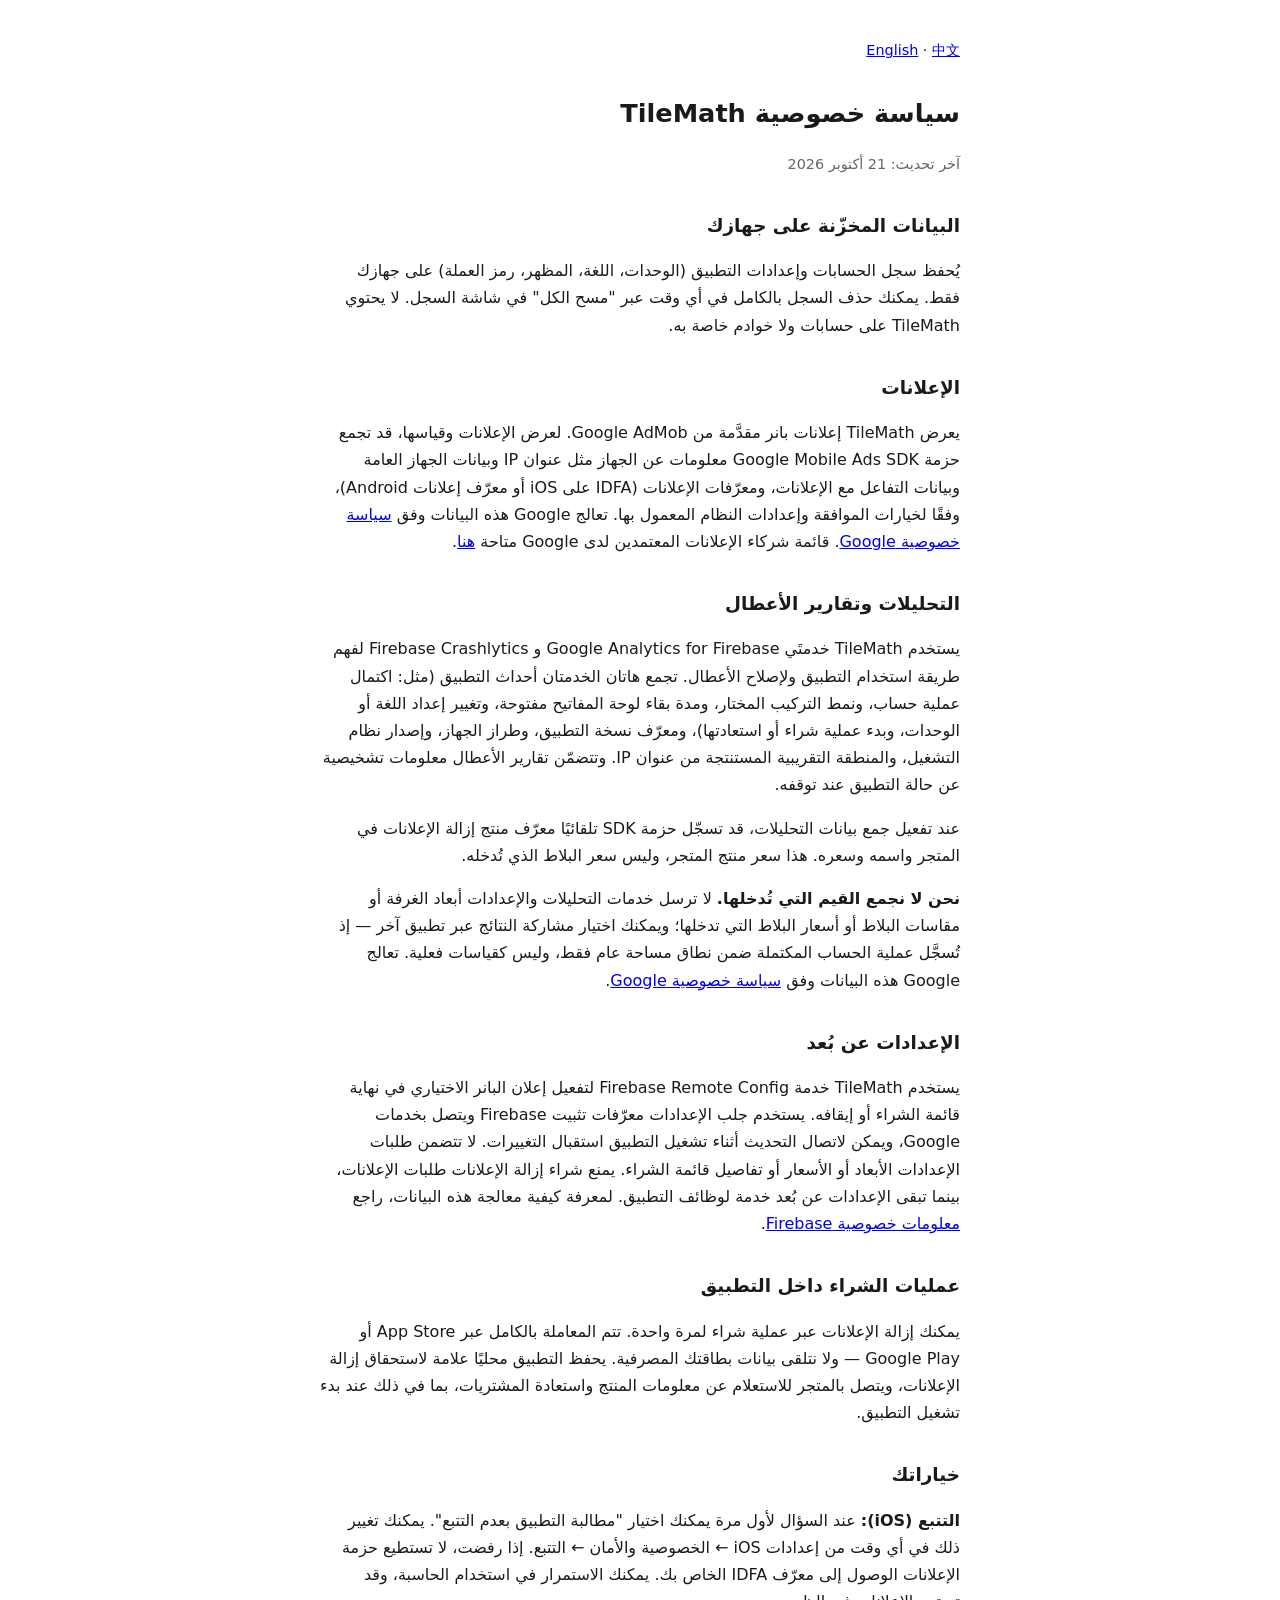
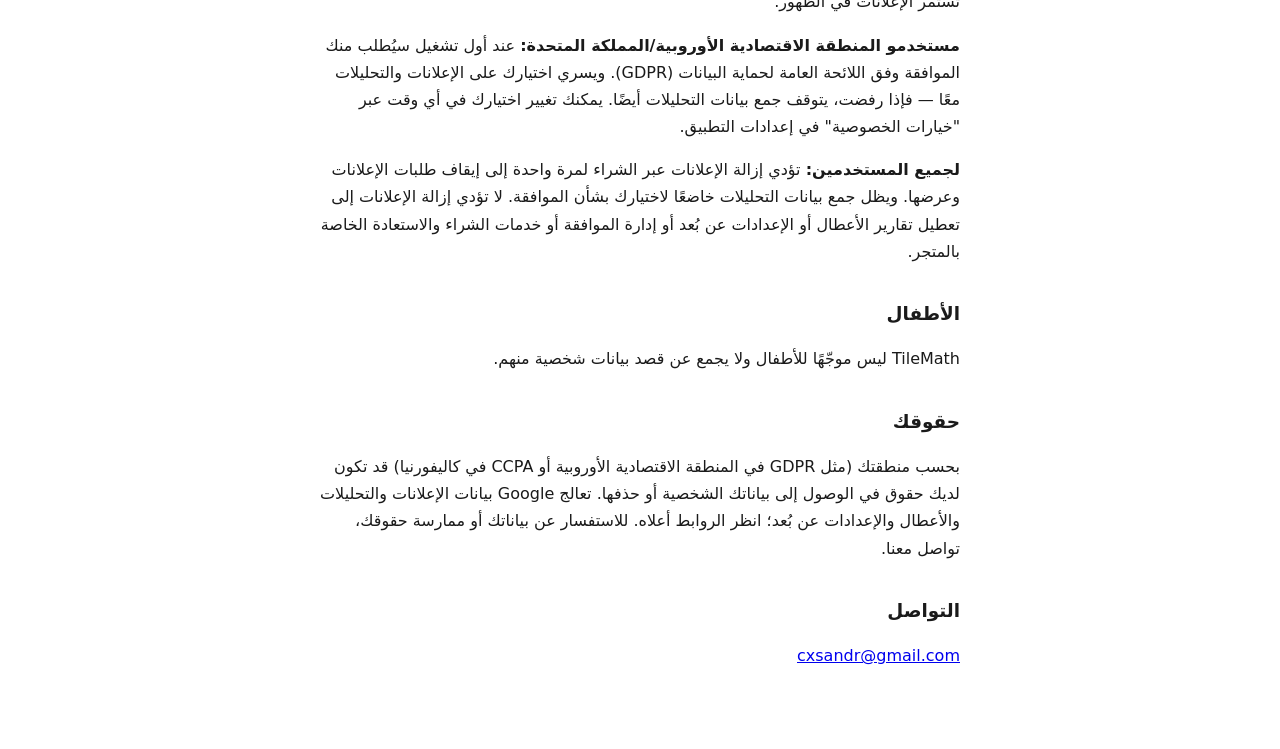
<file: tilemath/privacy-ar.html>
<!DOCTYPE html>
<html lang="ar" dir="rtl">
<head>
<meta charset="utf-8">
<meta name="viewport" content="width=device-width, initial-scale=1">
<title>سياسة خصوصية TileMath</title>
<style>
  body { font-family: -apple-system, system-ui, sans-serif; max-width: 640px;
         margin: 0 auto; padding: 24px 16px 64px; line-height: 1.7; color: #1a1a1a; }
  h1 { font-size: 1.6em; } h2 { font-size: 1.15em; margin-top: 1.8em; }
  .lang { font-size: .9em; margin-bottom: 2em; }
  .meta { color: #666; font-size: .9em; }
  @media (prefers-color-scheme: dark) { body { background:#111; color:#eee; } .meta { color:#999; } }
</style>
</head>
<body>
<p class="lang"><a href="privacy.html">English</a> · <a href="privacy-zh.html">中文</a></p>
<h1>سياسة خصوصية TileMath</h1>
<p class="meta">آخر تحديث: 21 أكتوبر 2026</p>

<h2>البيانات المخزّنة على جهازك</h2>
<p>يُحفظ سجل الحسابات وإعدادات التطبيق (الوحدات، اللغة، المظهر، رمز العملة) على جهازك فقط. يمكنك حذف السجل بالكامل في أي وقت عبر "مسح الكل" في شاشة السجل. لا يحتوي TileMath على حسابات ولا خوادم خاصة به.</p>

<h2>الإعلانات</h2>
<p>يعرض TileMath إعلانات بانر مقدَّمة من Google AdMob. لعرض الإعلانات وقياسها، قد تجمع حزمة Google Mobile Ads SDK معلومات عن الجهاز مثل عنوان IP وبيانات الجهاز العامة وبيانات التفاعل مع الإعلانات، ومعرّفات الإعلانات (IDFA على iOS أو معرّف إعلانات Android)، وفقًا لخيارات الموافقة وإعدادات النظام المعمول بها. تعالج Google هذه البيانات وفق
<a href="https://policies.google.com/privacy">سياسة خصوصية Google</a>. قائمة شركاء الإعلانات المعتمدين لدى Google متاحة
<a href="https://support.google.com/admob/answer/9012903">هنا</a>.</p>

<h2>التحليلات وتقارير الأعطال</h2>
<p>يستخدم TileMath خدمتَي Google Analytics for Firebase و Firebase Crashlytics لفهم طريقة استخدام التطبيق ولإصلاح الأعطال. تجمع هاتان الخدمتان أحداث التطبيق (مثل: اكتمال عملية حساب، ونمط التركيب المختار، ومدة بقاء لوحة المفاتيح مفتوحة، وتغيير إعداد اللغة أو الوحدات، وبدء عملية شراء أو استعادتها)، ومعرّف نسخة التطبيق، وطراز الجهاز، وإصدار نظام التشغيل، والمنطقة التقريبية المستنتجة من عنوان IP. وتتضمّن تقارير الأعطال معلومات تشخيصية عن حالة التطبيق عند توقفه.</p>
<p>عند تفعيل جمع بيانات التحليلات، قد تسجّل حزمة SDK تلقائيًا معرّف منتج إزالة الإعلانات في المتجر واسمه وسعره. هذا سعر منتج المتجر، وليس سعر البلاط الذي تُدخله.</p>
<p><strong>نحن لا نجمع القيم التي تُدخلها.</strong> لا ترسل خدمات التحليلات والإعدادات أبعاد الغرفة أو مقاسات البلاط أو أسعار البلاط التي تدخلها؛ ويمكنك اختيار مشاركة النتائج عبر تطبيق آخر — إذ تُسجَّل عملية الحساب المكتملة ضمن نطاق مساحة عام فقط، وليس كقياسات فعلية. تعالج Google هذه البيانات وفق
<a href="https://policies.google.com/privacy">سياسة خصوصية Google</a>.</p>

<h2>الإعدادات عن بُعد</h2>
<p>يستخدم TileMath خدمة Firebase Remote Config لتفعيل إعلان البانر الاختياري في نهاية قائمة الشراء أو إيقافه. يستخدم جلب الإعدادات معرّفات تثبيت Firebase ويتصل بخدمات Google، ويمكن لاتصال التحديث أثناء تشغيل التطبيق استقبال التغييرات. لا تتضمن طلبات الإعدادات الأبعاد أو الأسعار أو تفاصيل قائمة الشراء. يمنع شراء إزالة الإعلانات طلبات الإعلانات، بينما تبقى الإعدادات عن بُعد خدمة لوظائف التطبيق. لمعرفة كيفية معالجة هذه البيانات، راجع <a href="https://firebase.google.com/support/privacy">معلومات خصوصية Firebase</a>.</p>

<h2>عمليات الشراء داخل التطبيق</h2>
<p>يمكنك إزالة الإعلانات عبر عملية شراء لمرة واحدة. تتم المعاملة بالكامل عبر App Store أو Google Play — ولا نتلقى بيانات بطاقتك المصرفية. يحفظ التطبيق محليًا علامة لاستحقاق إزالة الإعلانات، ويتصل بالمتجر للاستعلام عن معلومات المنتج واستعادة المشتريات، بما في ذلك عند بدء تشغيل التطبيق.</p>

<h2>خياراتك</h2>
<p><strong>التتبع (iOS):</strong> عند السؤال لأول مرة يمكنك اختيار "مطالبة التطبيق بعدم التتبع". يمكنك تغيير ذلك في أي وقت من إعدادات iOS ← الخصوصية والأمان ← التتبع. إذا رفضت، لا تستطيع حزمة الإعلانات الوصول إلى معرّف IDFA الخاص بك. يمكنك الاستمرار في استخدام الحاسبة، وقد تستمر الإعلانات في الظهور.</p>
<p><strong>مستخدمو المنطقة الاقتصادية الأوروبية/المملكة المتحدة:</strong> عند أول تشغيل سيُطلب منك الموافقة وفق اللائحة العامة لحماية البيانات (GDPR). ويسري اختيارك على الإعلانات والتحليلات معًا — فإذا رفضت، يتوقف جمع بيانات التحليلات أيضًا. يمكنك تغيير اختيارك في أي وقت عبر "خيارات الخصوصية" في إعدادات التطبيق.</p>
<p><strong>لجميع المستخدمين:</strong> تؤدي إزالة الإعلانات عبر الشراء لمرة واحدة إلى إيقاف طلبات الإعلانات وعرضها. ويظل جمع بيانات التحليلات خاضعًا لاختيارك بشأن الموافقة. لا تؤدي إزالة الإعلانات إلى تعطيل تقارير الأعطال أو الإعدادات عن بُعد أو إدارة الموافقة أو خدمات الشراء والاستعادة الخاصة بالمتجر.</p>

<h2>الأطفال</h2>
<p>‏TileMath ليس موجّهًا للأطفال ولا يجمع عن قصد بيانات شخصية منهم.</p>

<h2>حقوقك</h2>
<p>بحسب منطقتك (مثل GDPR في المنطقة الاقتصادية الأوروبية أو CCPA في كاليفورنيا) قد تكون لديك حقوق في الوصول إلى بياناتك الشخصية أو حذفها. تعالج Google بيانات الإعلانات والتحليلات والأعطال والإعدادات عن بُعد؛ انظر الروابط أعلاه. للاستفسار عن بياناتك أو ممارسة حقوقك، تواصل معنا.</p>

<h2>التواصل</h2>
<p><a href="mailto:cxsandr@gmail.com">cxsandr@gmail.com</a></p>
</body>
</html>
</file>
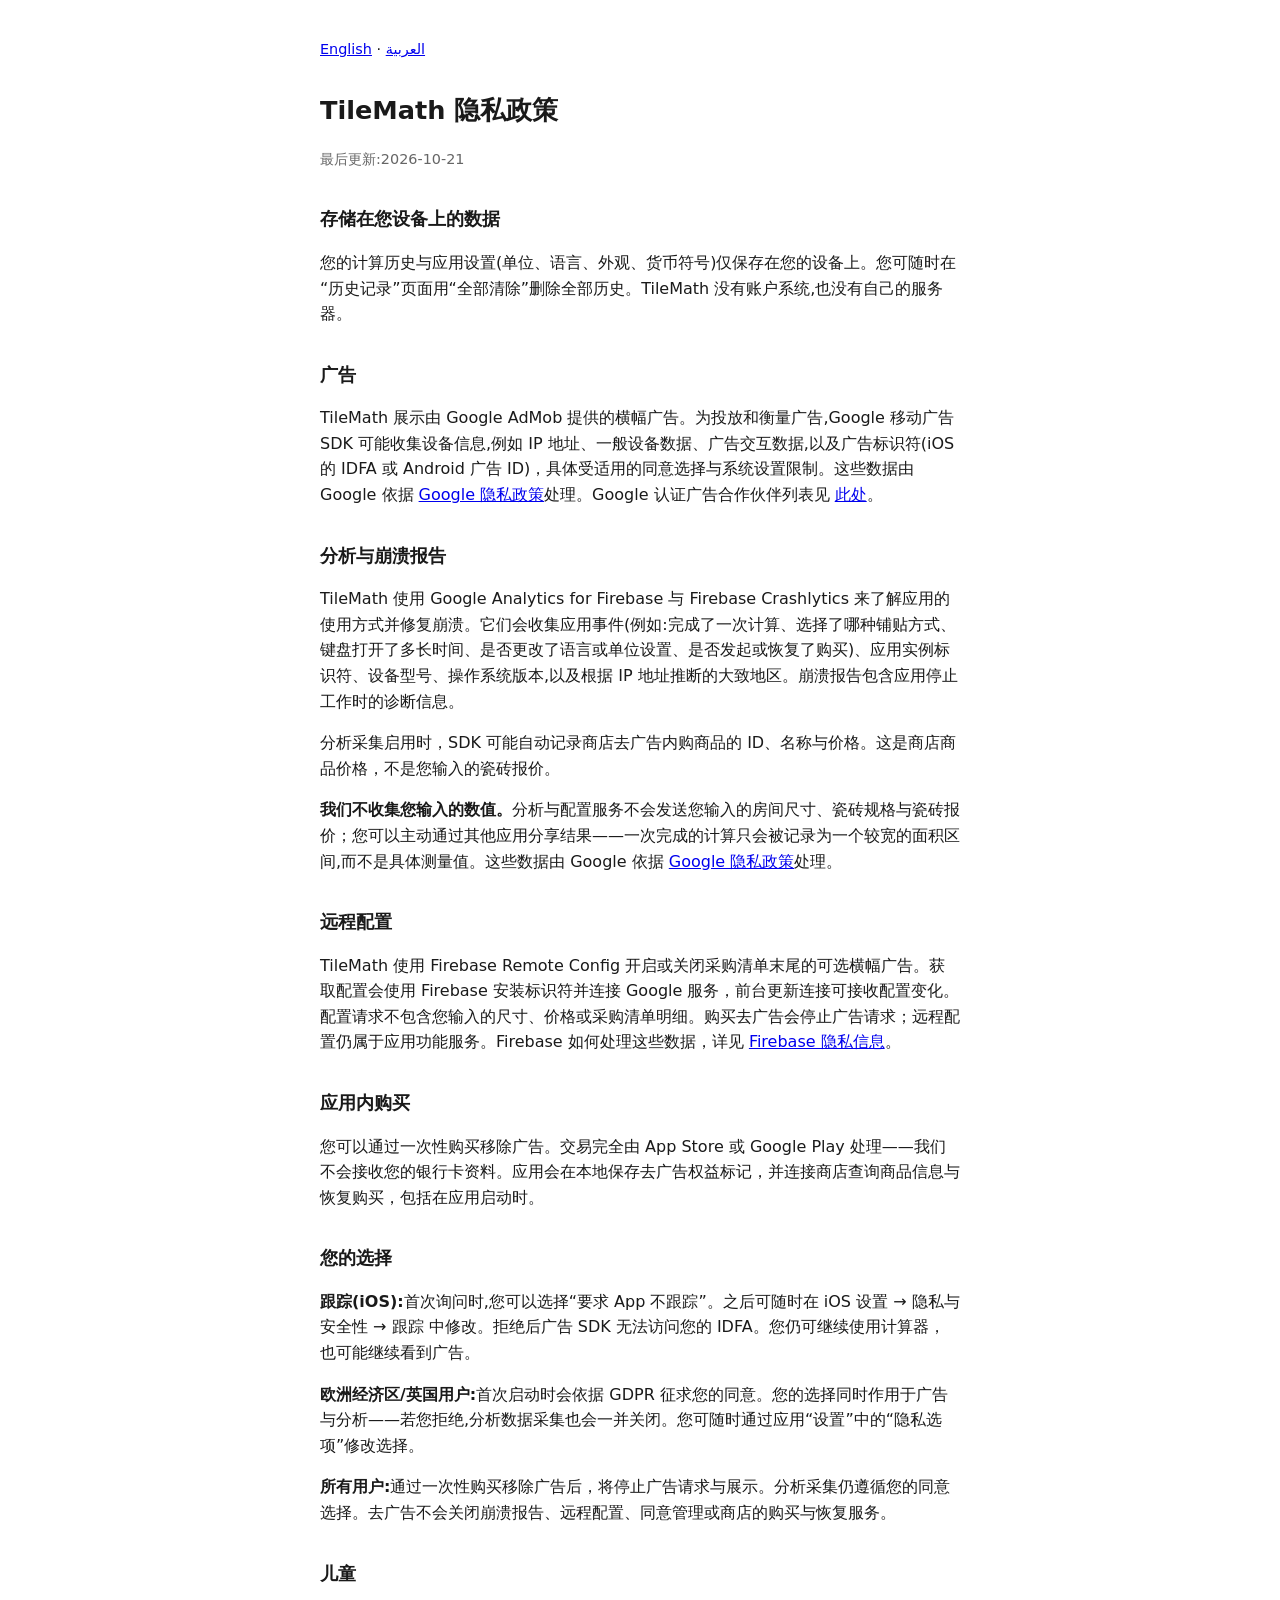
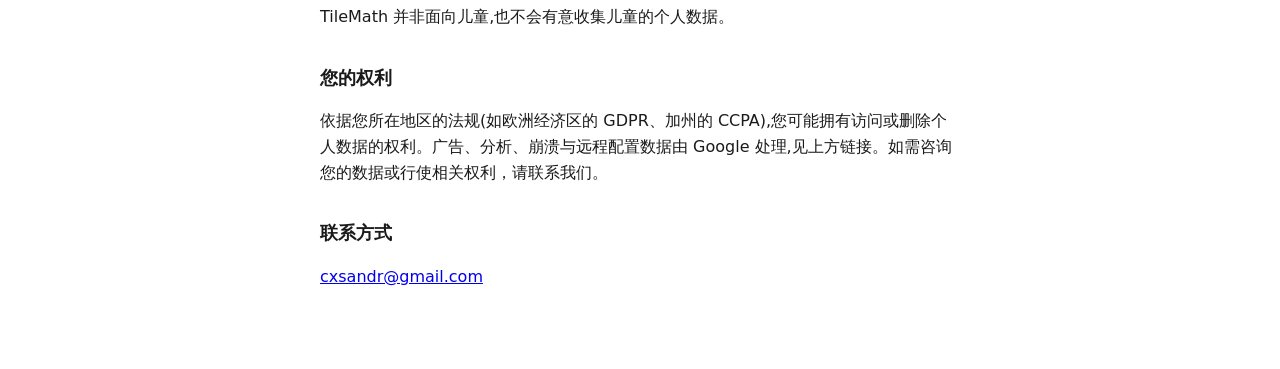
<file: tilemath/privacy-zh.html>
<!DOCTYPE html>
<html lang="zh-Hans">
<head>
<meta charset="utf-8">
<meta name="viewport" content="width=device-width, initial-scale=1">
<title>TileMath 隐私政策</title>
<style>
  body { font-family: -apple-system, system-ui, sans-serif; max-width: 640px;
         margin: 0 auto; padding: 24px 16px 64px; line-height: 1.6; color: #1a1a1a; }
  h1 { font-size: 1.6em; } h2 { font-size: 1.15em; margin-top: 1.8em; }
  .lang { font-size: .9em; margin-bottom: 2em; }
  .meta { color: #666; font-size: .9em; }
  @media (prefers-color-scheme: dark) { body { background:#111; color:#eee; } .meta { color:#999; } }
</style>
</head>
<body>
<p class="lang"><a href="privacy.html">English</a> · <a href="privacy-ar.html">العربية</a></p>
<h1>TileMath 隐私政策</h1>
<p class="meta">最后更新:2026-10-21</p>

<h2>存储在您设备上的数据</h2>
<p>您的计算历史与应用设置(单位、语言、外观、货币符号)仅保存在您的设备上。您可随时在“历史记录”页面用“全部清除”删除全部历史。TileMath 没有账户系统,也没有自己的服务器。</p>

<h2>广告</h2>
<p>TileMath 展示由 Google AdMob 提供的横幅广告。为投放和衡量广告,Google 移动广告 SDK 可能收集设备信息,例如 IP 地址、一般设备数据、广告交互数据,以及广告标识符(iOS 的 IDFA 或 Android 广告 ID)，具体受适用的同意选择与系统设置限制。这些数据由 Google 依据
<a href="https://policies.google.com/privacy">Google 隐私政策</a>处理。Google 认证广告合作伙伴列表见
<a href="https://support.google.com/admob/answer/9012903">此处</a>。</p>

<h2>分析与崩溃报告</h2>
<p>TileMath 使用 Google Analytics for Firebase 与 Firebase Crashlytics 来了解应用的使用方式并修复崩溃。它们会收集应用事件(例如:完成了一次计算、选择了哪种铺贴方式、键盘打开了多长时间、是否更改了语言或单位设置、是否发起或恢复了购买)、应用实例标识符、设备型号、操作系统版本,以及根据 IP 地址推断的大致地区。崩溃报告包含应用停止工作时的诊断信息。</p>
<p>分析采集启用时，SDK 可能自动记录商店去广告内购商品的 ID、名称与价格。这是商店商品价格，不是您输入的瓷砖报价。</p>
<p><strong>我们不收集您输入的数值。</strong>分析与配置服务不会发送您输入的房间尺寸、瓷砖规格与瓷砖报价；您可以主动通过其他应用分享结果——一次完成的计算只会被记录为一个较宽的面积区间,而不是具体测量值。这些数据由 Google 依据
<a href="https://policies.google.com/privacy">Google 隐私政策</a>处理。</p>

<h2>远程配置</h2>
<p>TileMath 使用 Firebase Remote Config 开启或关闭采购清单末尾的可选横幅广告。获取配置会使用 Firebase 安装标识符并连接 Google 服务，前台更新连接可接收配置变化。配置请求不包含您输入的尺寸、价格或采购清单明细。购买去广告会停止广告请求；远程配置仍属于应用功能服务。Firebase 如何处理这些数据，详见 <a href="https://firebase.google.com/support/privacy">Firebase 隐私信息</a>。</p>

<h2>应用内购买</h2>
<p>您可以通过一次性购买移除广告。交易完全由 App Store 或 Google Play 处理——我们不会接收您的银行卡资料。应用会在本地保存去广告权益标记，并连接商店查询商品信息与恢复购买，包括在应用启动时。</p>

<h2>您的选择</h2>
<p><strong>跟踪(iOS):</strong>首次询问时,您可以选择“要求 App 不跟踪”。之后可随时在 iOS 设置 → 隐私与安全性 → 跟踪 中修改。拒绝后广告 SDK 无法访问您的 IDFA。您仍可继续使用计算器，也可能继续看到广告。</p>
<p><strong>欧洲经济区/英国用户:</strong>首次启动时会依据 GDPR 征求您的同意。您的选择同时作用于广告与分析——若您拒绝,分析数据采集也会一并关闭。您可随时通过应用“设置”中的“隐私选项”修改选择。</p>
<p><strong>所有用户:</strong>通过一次性购买移除广告后，将停止广告请求与展示。分析采集仍遵循您的同意选择。去广告不会关闭崩溃报告、远程配置、同意管理或商店的购买与恢复服务。</p>

<h2>儿童</h2>
<p>TileMath 并非面向儿童,也不会有意收集儿童的个人数据。</p>

<h2>您的权利</h2>
<p>依据您所在地区的法规(如欧洲经济区的 GDPR、加州的 CCPA),您可能拥有访问或删除个人数据的权利。广告、分析、崩溃与远程配置数据由 Google 处理,见上方链接。如需咨询您的数据或行使相关权利，请联系我们。</p>

<h2>联系方式</h2>
<p><a href="mailto:cxsandr@gmail.com">cxsandr@gmail.com</a></p>
</body>
</html>
</file>
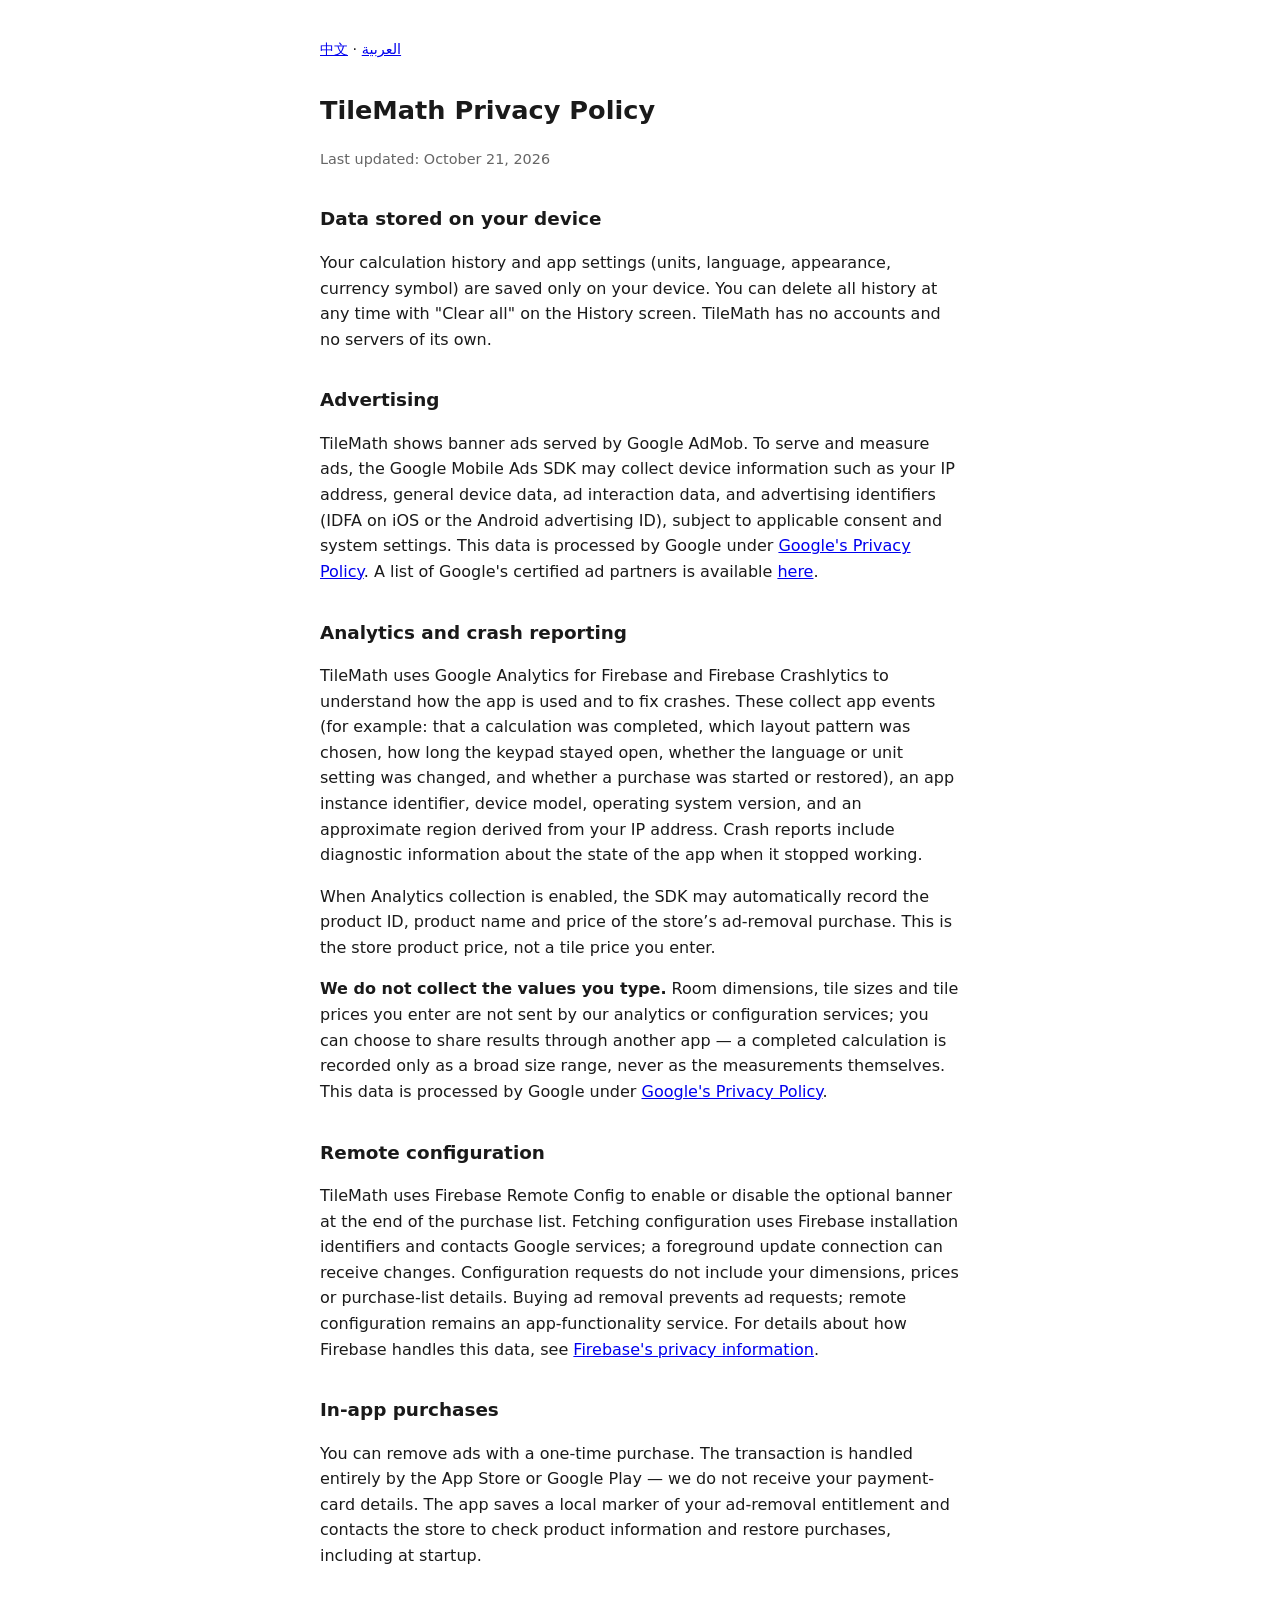
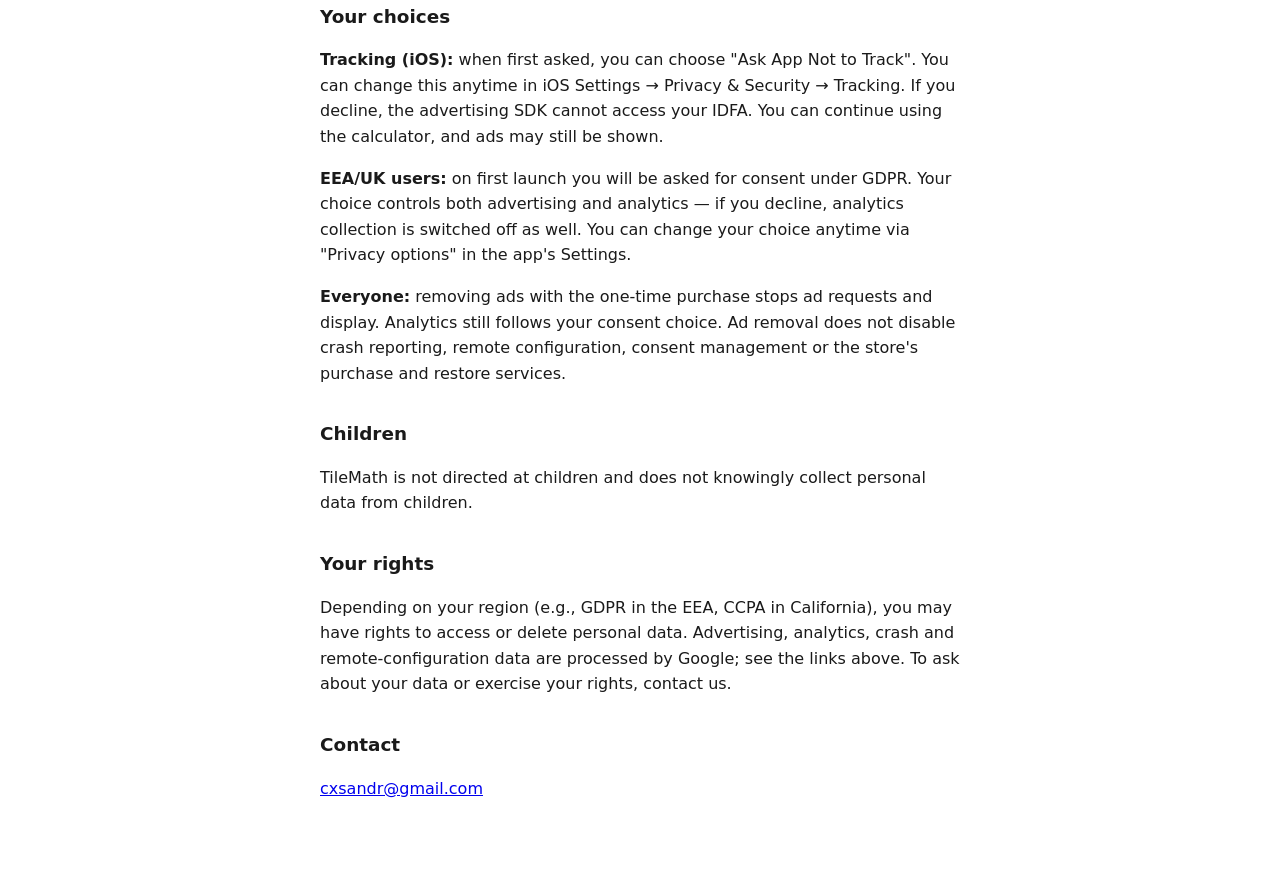
<file: tilemath/privacy.html>
<!DOCTYPE html>
<html lang="en">
<head>
<meta charset="utf-8">
<meta name="viewport" content="width=device-width, initial-scale=1">
<title>TileMath Privacy Policy</title>
<style>
  body { font-family: -apple-system, system-ui, sans-serif; max-width: 640px;
         margin: 0 auto; padding: 24px 16px 64px; line-height: 1.6; color: #1a1a1a; }
  h1 { font-size: 1.6em; } h2 { font-size: 1.15em; margin-top: 1.8em; }
  .lang { font-size: .9em; margin-bottom: 2em; }
  .meta { color: #666; font-size: .9em; }
  @media (prefers-color-scheme: dark) { body { background:#111; color:#eee; } .meta { color:#999; } }
</style>
</head>
<body>
<p class="lang"><a href="privacy-zh.html">中文</a> · <a href="privacy-ar.html">العربية</a></p>
<h1>TileMath Privacy Policy</h1>
<p class="meta">Last updated: October 21, 2026</p>

<h2>Data stored on your device</h2>
<p>Your calculation history and app settings (units, language, appearance, currency symbol) are saved only on your device. You can delete all history at any time with "Clear all" on the History screen. TileMath has no accounts and no servers of its own.</p>

<h2>Advertising</h2>
<p>TileMath shows banner ads served by Google AdMob. To serve and measure ads, the Google Mobile Ads SDK may collect device information such as your IP address, general device data, ad interaction data, and advertising identifiers (IDFA on iOS or the Android advertising ID), subject to applicable consent and system settings. This data is processed by Google under
<a href="https://policies.google.com/privacy">Google's Privacy Policy</a>. A list of Google's certified ad partners is available
<a href="https://support.google.com/admob/answer/9012903">here</a>.</p>

<h2>Analytics and crash reporting</h2>
<p>TileMath uses Google Analytics for Firebase and Firebase Crashlytics to understand how the app is used and to fix crashes. These collect app events (for example: that a calculation was completed, which layout pattern was chosen, how long the keypad stayed open, whether the language or unit setting was changed, and whether a purchase was started or restored), an app instance identifier, device model, operating system version, and an approximate region derived from your IP address. Crash reports include diagnostic information about the state of the app when it stopped working.</p>
<p>When Analytics collection is enabled, the SDK may automatically record the product ID, product name and price of the store’s ad-removal purchase. This is the store product price, not a tile price you enter.</p>
<p><strong>We do not collect the values you type.</strong> Room dimensions, tile sizes and tile prices you enter are not sent by our analytics or configuration services; you can choose to share results through another app — a completed calculation is recorded only as a broad size range, never as the measurements themselves. This data is processed by Google under
<a href="https://policies.google.com/privacy">Google's Privacy Policy</a>.</p>

<h2>Remote configuration</h2>
<p>TileMath uses Firebase Remote Config to enable or disable the optional banner at the end of the purchase list. Fetching configuration uses Firebase installation identifiers and contacts Google services; a foreground update connection can receive changes. Configuration requests do not include your dimensions, prices or purchase-list details. Buying ad removal prevents ad requests; remote configuration remains an app-functionality service. For details about how Firebase handles this data, see <a href="https://firebase.google.com/support/privacy">Firebase's privacy information</a>.</p>

<h2>In-app purchases</h2>
<p>You can remove ads with a one-time purchase. The transaction is handled entirely by the App Store or Google Play — we do not receive your payment-card details. The app saves a local marker of your ad-removal entitlement and contacts the store to check product information and restore purchases, including at startup.</p>

<h2>Your choices</h2>
<p><strong>Tracking (iOS):</strong> when first asked, you can choose "Ask App Not to Track". You can change this anytime in iOS Settings → Privacy &amp; Security → Tracking. If you decline, the advertising SDK cannot access your IDFA. You can continue using the calculator, and ads may still be shown.</p>
<p><strong>EEA/UK users:</strong> on first launch you will be asked for consent under GDPR. Your choice controls both advertising and analytics — if you decline, analytics collection is switched off as well. You can change your choice anytime via "Privacy options" in the app's Settings.</p>
<p><strong>Everyone:</strong> removing ads with the one-time purchase stops ad requests and display. Analytics still follows your consent choice. Ad removal does not disable crash reporting, remote configuration, consent management or the store's purchase and restore services.</p>

<h2>Children</h2>
<p>TileMath is not directed at children and does not knowingly collect personal data from children.</p>

<h2>Your rights</h2>
<p>Depending on your region (e.g., GDPR in the EEA, CCPA in California), you may have rights to access or delete personal data. Advertising, analytics, crash and remote-configuration data are processed by Google; see the links above. To ask about your data or exercise your rights, contact us.</p>

<h2>Contact</h2>
<p><a href="mailto:cxsandr@gmail.com">cxsandr@gmail.com</a></p>
</body>
</html>
</file>
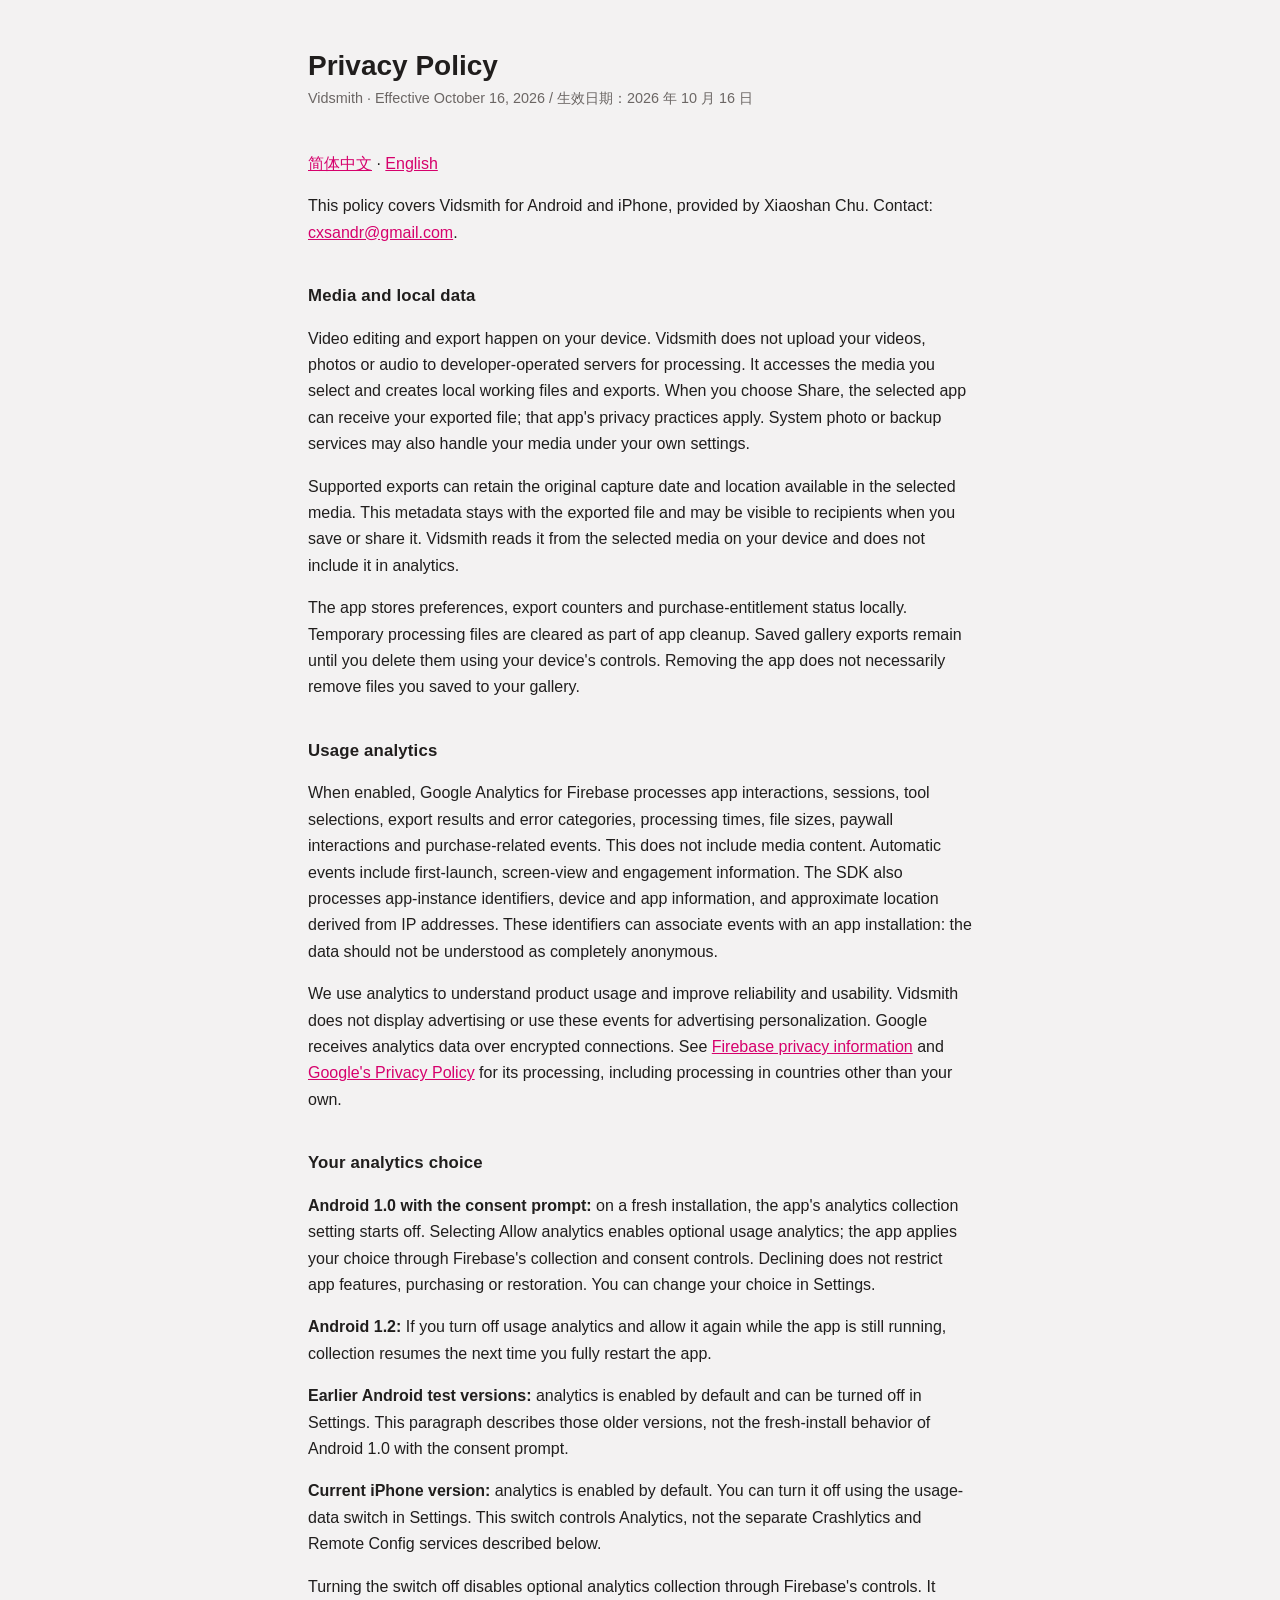
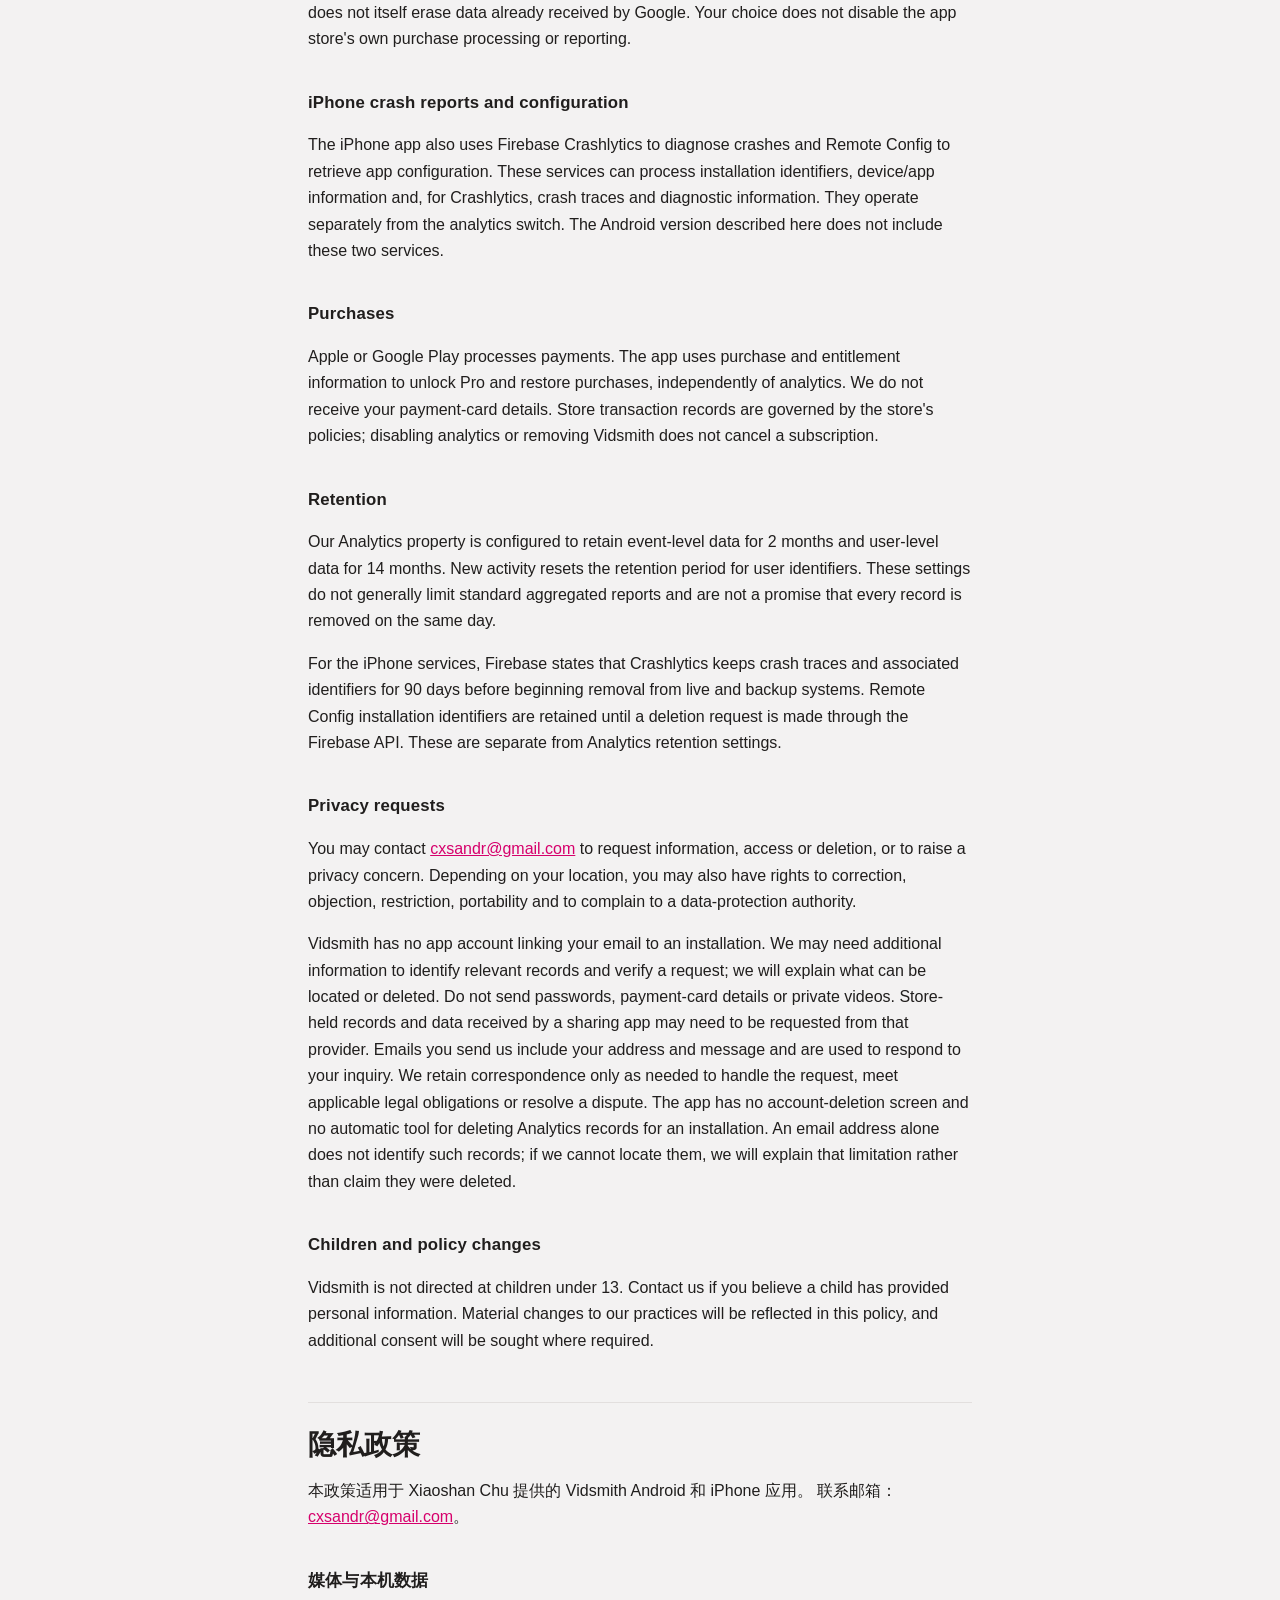
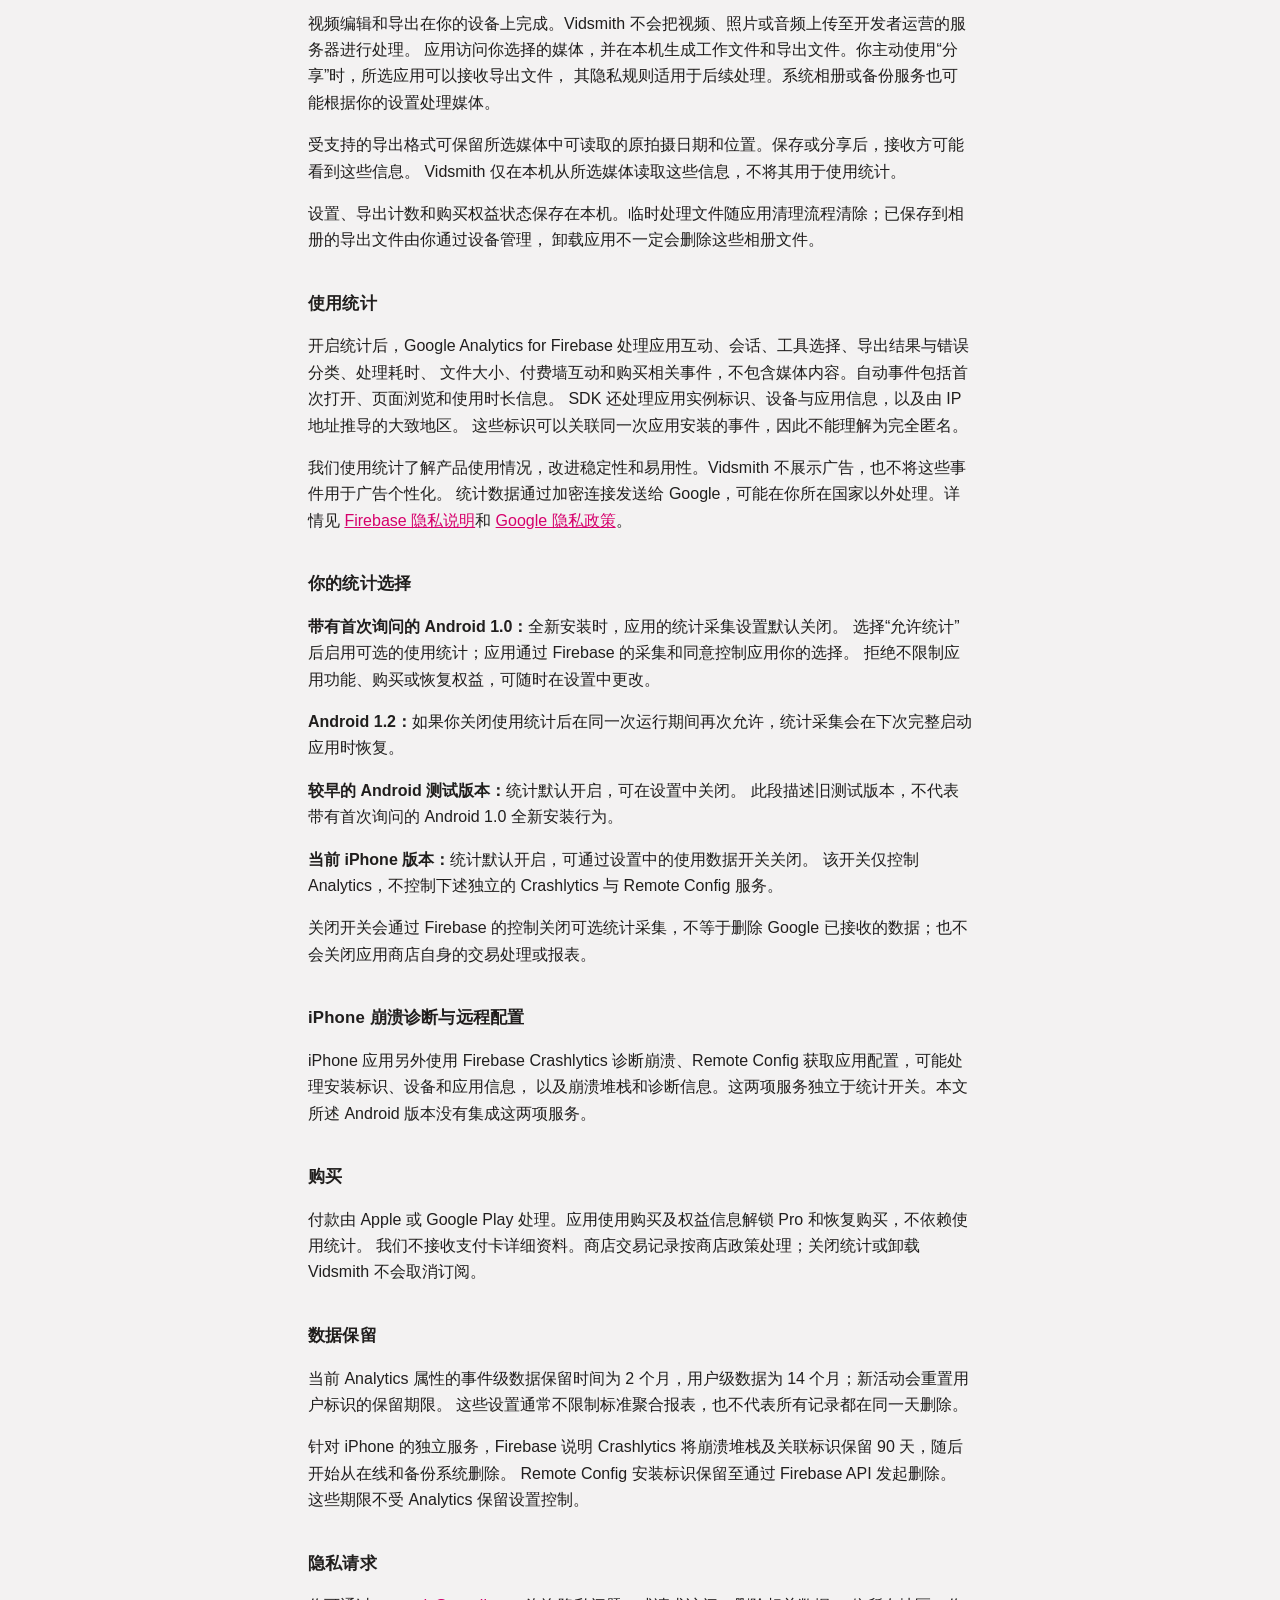
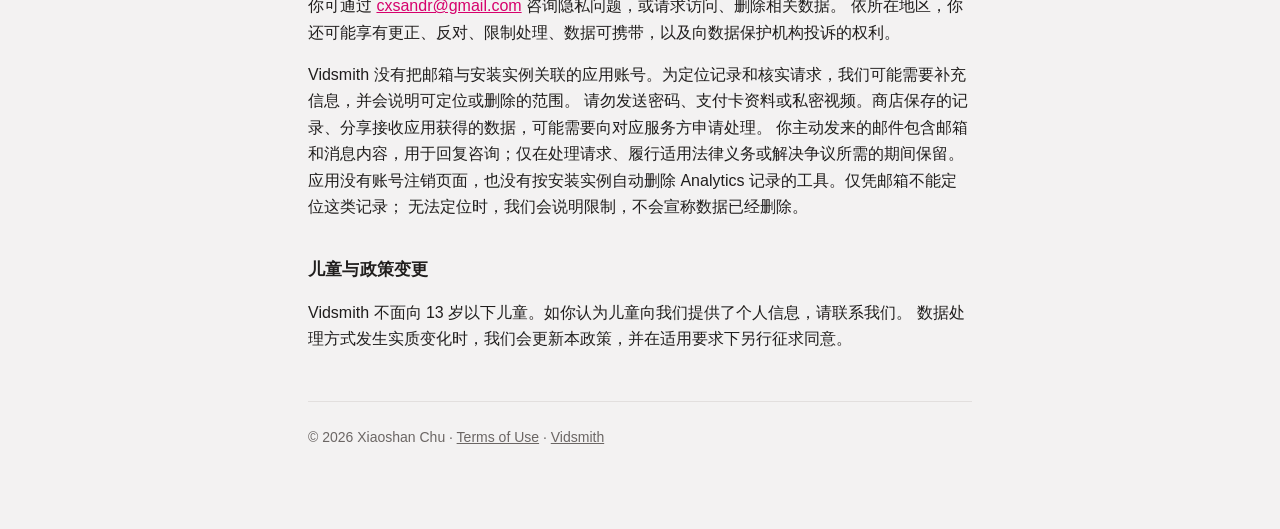
<file: vidsmith/privacy.html>
<!doctype html>
<html lang="en">
<head>
<meta charset="utf-8">
<meta name="viewport" content="width=device-width,initial-scale=1">
<title>Privacy Policy — Vidsmith</title>
<style>
  :root{--bg:#f3f2f2;--fg:#201e1d;--muted:#6b6664;--line:#e2dfde;--accent:#d6006c}
  @media (prefers-color-scheme:dark){
    :root{--bg:#1b1918;--fg:#f3f2f2;--muted:#a59f9d;--line:#332f2e;--accent:#ff458e}
  }
  *{box-sizing:border-box}
  body{margin:0;background:var(--bg);color:var(--fg);
    font:16px/1.65 -apple-system,BlinkMacSystemFont,"Segoe UI",Roboto,Helvetica,Arial,sans-serif;
    -webkit-text-size-adjust:100%}
  .wrap{max-width:44rem;margin:0 auto;padding:3rem 1.25rem 5rem}
  a{color:var(--accent)}
  h1{font-size:1.75rem;line-height:1.25;margin:0 0 .25rem}
  h2{font-size:1.05rem;margin:2.25rem 0 .5rem;letter-spacing:.01em}
  .date{color:var(--muted);font-size:.9rem;margin:0 0 2.5rem}
  .lede{border-left:3px solid var(--accent);padding-left:1rem;margin:0 0 2rem}
  hr{border:0;border-top:1px solid var(--line);margin:3rem 0 1.5rem}
  footer{color:var(--muted);font-size:.875rem}
  footer a{color:var(--muted)}
</style>
</head>
<body>
<div class="wrap">

<h1>Privacy Policy</h1>
<p class="date">Vidsmith &middot; Effective October 16, 2026 / 生效日期：2026 年 10 月 16 日</p>
<p><a href="#zh">简体中文</a> &middot; <a href="#en">English</a></p>

<section id="en" lang="en">
<p>This policy covers Vidsmith for Android and iPhone, provided by Xiaoshan Chu.
Contact: <a href="mailto:cxsandr@gmail.com">cxsandr@gmail.com</a>.</p>

<h2>Media and local data</h2>
<p>Video editing and export happen on your device. Vidsmith does not upload your
videos, photos or audio to developer-operated servers for processing. It accesses
the media you select and creates local working files and exports. When you choose
Share, the selected app can receive your exported file; that app's privacy practices
apply. System photo or backup services may also handle your media under your own settings.</p>
<p>Supported exports can retain the original capture date and location available in
the selected media. This metadata stays with the exported file and may be visible
to recipients when you save or share it. Vidsmith reads it from the selected media
on your device and does not include it in analytics.</p>
<p>The app stores preferences, export counters and purchase-entitlement status locally.
Temporary processing files are cleared as part of app cleanup. Saved gallery exports
remain until you delete them using your device's controls. Removing the app does not
necessarily remove files you saved to your gallery.</p>

<h2>Usage analytics</h2>
<p>When enabled, Google Analytics for Firebase processes app interactions, sessions,
tool selections, export results and error categories, processing times, file sizes,
paywall interactions and purchase-related events. This does not include media content.
Automatic events include first-launch, screen-view and engagement information.
The SDK also processes app-instance identifiers, device and app information, and
approximate location derived from IP addresses. These identifiers can associate events
with an app installation: the data should not be understood as completely anonymous.</p>
<p>We use analytics to understand product usage and improve reliability and usability.
Vidsmith does not display advertising or use these events for advertising personalization.
Google receives analytics data over encrypted connections. See
<a href="https://firebase.google.com/support/privacy">Firebase privacy information</a> and
<a href="https://policies.google.com/privacy">Google's Privacy Policy</a> for its processing,
including processing in countries other than your own.</p>

<h2>Your analytics choice</h2>
<p><strong>Android 1.0 with the consent prompt:</strong> on a fresh installation,
the app's analytics collection setting starts off. Selecting Allow analytics enables
optional usage analytics; the app applies your choice through Firebase's collection
and consent controls. Declining does not restrict app features, purchasing or
restoration. You can change your choice in Settings.</p>
<p><strong>Android 1.2:</strong> If you turn off usage analytics and allow it again
while the app is still running, collection resumes the next time you fully restart the app.</p>
<p><strong>Earlier Android test versions:</strong> analytics is enabled by default and
can be turned off in Settings. This paragraph describes those older versions, not
the fresh-install behavior of Android 1.0 with the consent prompt.</p>
<p><strong>Current iPhone version:</strong> analytics is enabled by default. You can
turn it off using the usage-data switch in Settings. This switch controls Analytics,
not the separate Crashlytics and Remote Config services described below.</p>
<p>Turning the switch off disables optional analytics collection through Firebase's
controls. It does not itself erase data already received by Google. Your choice does
not disable the app store's own purchase processing or reporting.</p>

<h2>iPhone crash reports and configuration</h2>
<p>The iPhone app also uses Firebase Crashlytics to diagnose crashes and Remote Config
to retrieve app configuration. These services can process installation identifiers,
device/app information and, for Crashlytics, crash traces and diagnostic information.
They operate separately from the analytics switch. The Android version described here
does not include these two services.</p>

<h2>Purchases</h2>
<p>Apple or Google Play processes payments. The app uses purchase and entitlement
information to unlock Pro and restore purchases, independently of analytics. We do
not receive your payment-card details. Store transaction records are governed by the
store's policies; disabling analytics or removing Vidsmith does not cancel a subscription.</p>

<h2>Retention</h2>
<p>Our Analytics property is configured to retain event-level data for 2 months and
user-level data for 14 months. New activity resets the retention period for user
identifiers. These settings do not generally limit standard aggregated reports and
are not a promise that every record is removed on the same day.</p>
<p>For the iPhone services, Firebase states that Crashlytics keeps crash traces and
associated identifiers for 90 days before beginning removal from live and backup
systems. Remote Config installation identifiers are retained until a deletion request
is made through the Firebase API. These are separate from Analytics retention settings.</p>

<h2>Privacy requests</h2>
<p>You may contact <a href="mailto:cxsandr@gmail.com">cxsandr@gmail.com</a>
to request information, access or deletion, or to raise a privacy concern. Depending
on your location, you may also have rights to correction, objection, restriction,
portability and to complain to a data-protection authority.</p>
<p>Vidsmith has no app account linking your email to an installation. We may need
additional information to identify relevant records and verify a request; we will
explain what can be located or deleted. Do not send passwords, payment-card details
or private videos. Store-held records and data received by a sharing app may need to
be requested from that provider. Emails you send us include your address and message
and are used to respond to your inquiry. We retain correspondence only as needed
to handle the request, meet applicable legal obligations or resolve a dispute.
The app has no account-deletion screen and no automatic tool for deleting Analytics
records for an installation. An email address alone does not identify such records;
if we cannot locate them, we will explain that limitation rather than claim they were deleted.</p>

<h2>Children and policy changes</h2>
<p>Vidsmith is not directed at children under 13. Contact us if you believe a child
has provided personal information. Material changes to our practices will be reflected
in this policy, and additional consent will be sought where required.</p>
</section>

<hr>
<section id="zh" lang="zh-CN">
<h1>隐私政策</h1>
<p>本政策适用于 Xiaoshan Chu 提供的 Vidsmith Android 和 iPhone 应用。
联系邮箱：<a href="mailto:cxsandr@gmail.com">cxsandr@gmail.com</a>。</p>

<h2>媒体与本机数据</h2>
<p>视频编辑和导出在你的设备上完成。Vidsmith 不会把视频、照片或音频上传至开发者运营的服务器进行处理。
应用访问你选择的媒体，并在本机生成工作文件和导出文件。你主动使用“分享”时，所选应用可以接收导出文件，
其隐私规则适用于后续处理。系统相册或备份服务也可能根据你的设置处理媒体。</p>
<p>受支持的导出格式可保留所选媒体中可读取的原拍摄日期和位置。保存或分享后，接收方可能看到这些信息。
Vidsmith 仅在本机从所选媒体读取这些信息，不将其用于使用统计。</p>
<p>设置、导出计数和购买权益状态保存在本机。临时处理文件随应用清理流程清除；已保存到相册的导出文件由你通过设备管理，
卸载应用不一定会删除这些相册文件。</p>

<h2>使用统计</h2>
<p>开启统计后，Google Analytics for Firebase 处理应用互动、会话、工具选择、导出结果与错误分类、处理耗时、
文件大小、付费墙互动和购买相关事件，不包含媒体内容。自动事件包括首次打开、页面浏览和使用时长信息。
SDK 还处理应用实例标识、设备与应用信息，以及由 IP 地址推导的大致地区。
这些标识可以关联同一次应用安装的事件，因此不能理解为完全匿名。</p>
<p>我们使用统计了解产品使用情况，改进稳定性和易用性。Vidsmith 不展示广告，也不将这些事件用于广告个性化。
统计数据通过加密连接发送给 Google，可能在你所在国家以外处理。详情见
<a href="https://firebase.google.com/support/privacy">Firebase 隐私说明</a>和
<a href="https://policies.google.com/privacy">Google 隐私政策</a>。</p>

<h2>你的统计选择</h2>
<p><strong>带有首次询问的 Android 1.0：</strong>全新安装时，应用的统计采集设置默认关闭。
选择“允许统计”后启用可选的使用统计；应用通过 Firebase 的采集和同意控制应用你的选择。
拒绝不限制应用功能、购买或恢复权益，可随时在设置中更改。</p>
<p><strong>Android 1.2：</strong>如果你关闭使用统计后在同一次运行期间再次允许，统计采集会在下次完整启动应用时恢复。</p>
<p><strong>较早的 Android 测试版本：</strong>统计默认开启，可在设置中关闭。
此段描述旧测试版本，不代表带有首次询问的 Android 1.0 全新安装行为。</p>
<p><strong>当前 iPhone 版本：</strong>统计默认开启，可通过设置中的使用数据开关关闭。
该开关仅控制 Analytics，不控制下述独立的 Crashlytics 与 Remote Config 服务。</p>
<p>关闭开关会通过 Firebase 的控制关闭可选统计采集，不等于删除 Google 已接收的数据；也不会关闭应用商店自身的交易处理或报表。</p>

<h2>iPhone 崩溃诊断与远程配置</h2>
<p>iPhone 应用另外使用 Firebase Crashlytics 诊断崩溃、Remote Config 获取应用配置，可能处理安装标识、设备和应用信息，
以及崩溃堆栈和诊断信息。这两项服务独立于统计开关。本文所述 Android 版本没有集成这两项服务。</p>

<h2>购买</h2>
<p>付款由 Apple 或 Google Play 处理。应用使用购买及权益信息解锁 Pro 和恢复购买，不依赖使用统计。
我们不接收支付卡详细资料。商店交易记录按商店政策处理；关闭统计或卸载 Vidsmith 不会取消订阅。</p>

<h2>数据保留</h2>
<p>当前 Analytics 属性的事件级数据保留时间为 2 个月，用户级数据为 14 个月；新活动会重置用户标识的保留期限。
这些设置通常不限制标准聚合报表，也不代表所有记录都在同一天删除。</p>
<p>针对 iPhone 的独立服务，Firebase 说明 Crashlytics 将崩溃堆栈及关联标识保留 90 天，随后开始从在线和备份系统删除。
Remote Config 安装标识保留至通过 Firebase API 发起删除。这些期限不受 Analytics 保留设置控制。</p>

<h2>隐私请求</h2>
<p>你可通过 <a href="mailto:cxsandr@gmail.com">cxsandr@gmail.com</a> 咨询隐私问题，或请求访问、删除相关数据。
依所在地区，你还可能享有更正、反对、限制处理、数据可携带，以及向数据保护机构投诉的权利。</p>
<p>Vidsmith 没有把邮箱与安装实例关联的应用账号。为定位记录和核实请求，我们可能需要补充信息，并会说明可定位或删除的范围。
请勿发送密码、支付卡资料或私密视频。商店保存的记录、分享接收应用获得的数据，可能需要向对应服务方申请处理。
你主动发来的邮件包含邮箱和消息内容，用于回复咨询；仅在处理请求、履行适用法律义务或解决争议所需的期间保留。
应用没有账号注销页面，也没有按安装实例自动删除 Analytics 记录的工具。仅凭邮箱不能定位这类记录；
无法定位时，我们会说明限制，不会宣称数据已经删除。</p>

<h2>儿童与政策变更</h2>
<p>Vidsmith 不面向 13 岁以下儿童。如你认为儿童向我们提供了个人信息，请联系我们。
数据处理方式发生实质变化时，我们会更新本政策，并在适用要求下另行征求同意。</p>
</section>

<hr>
<footer>&copy; 2026 Xiaoshan Chu &middot; <a href="terms.html">Terms of Use</a>
&middot; <a href="index.html">Vidsmith</a></footer>

</div>
</body>
</html>
</file>
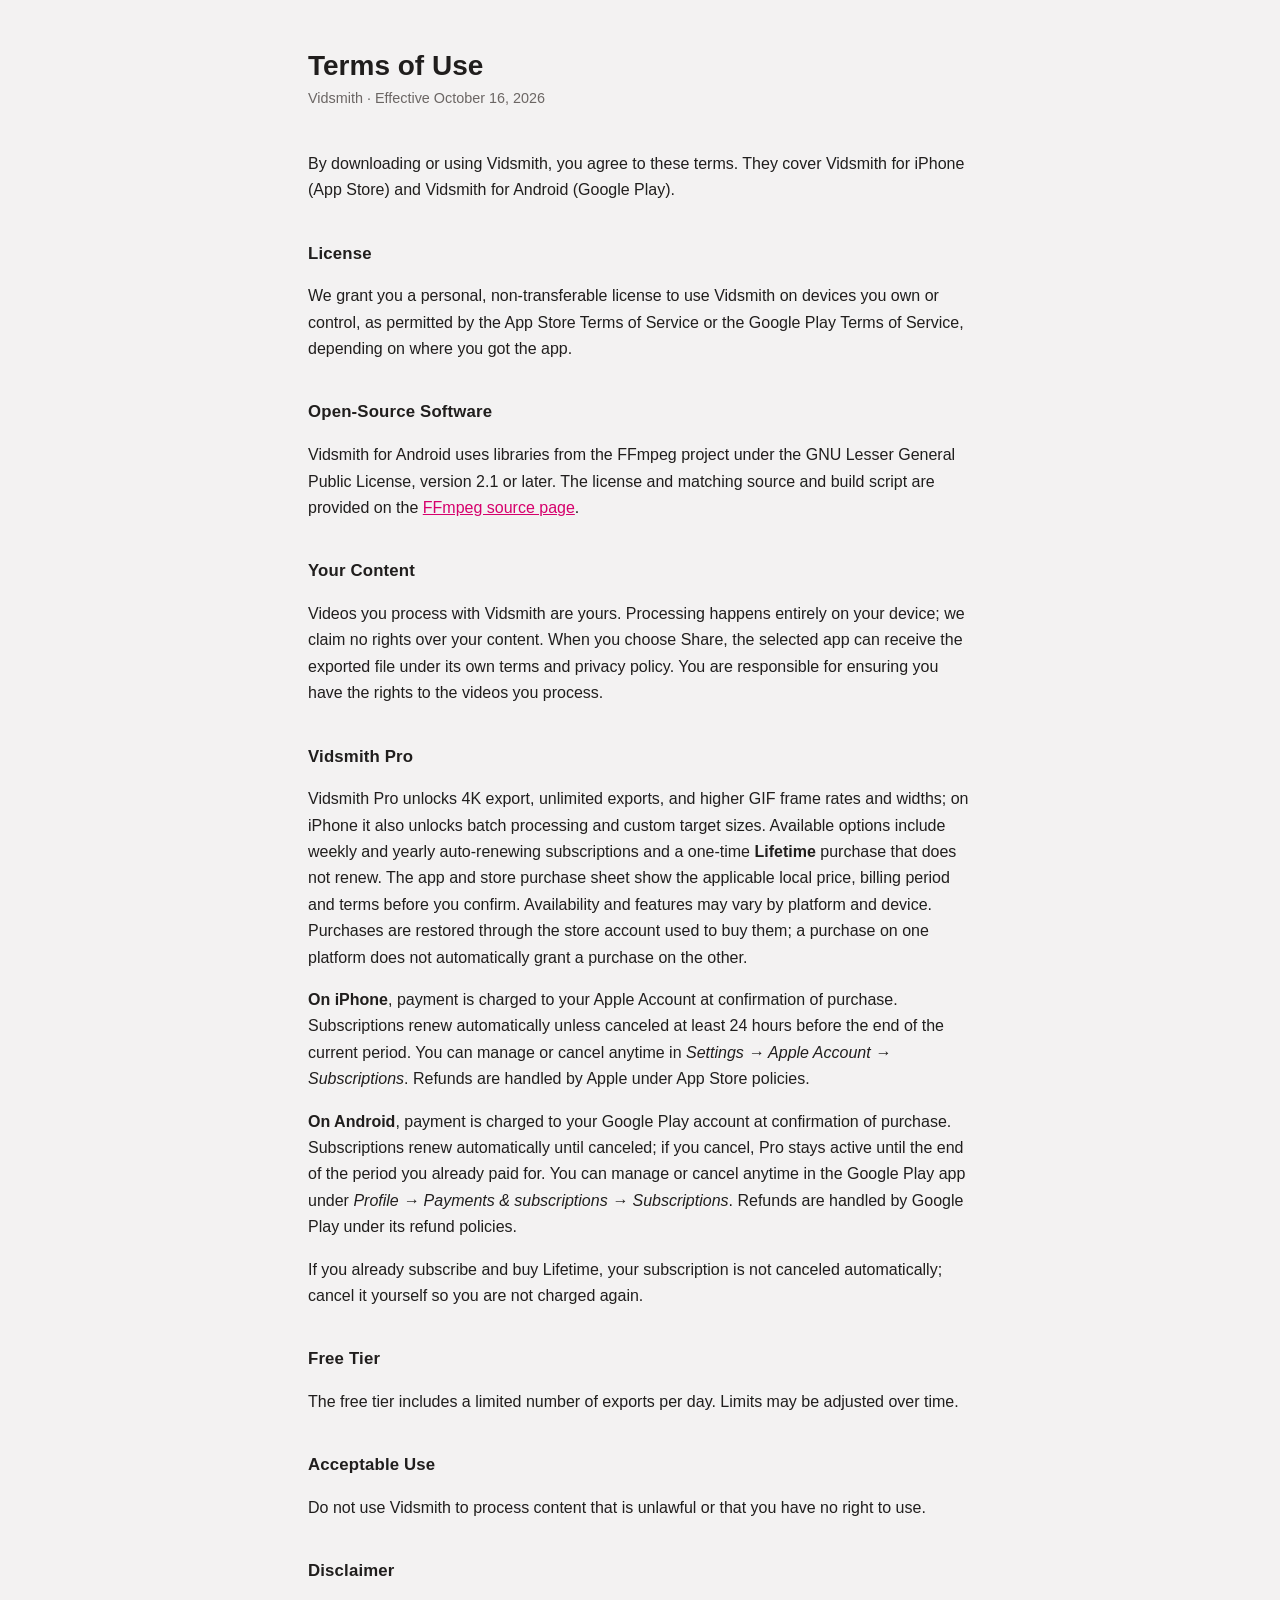
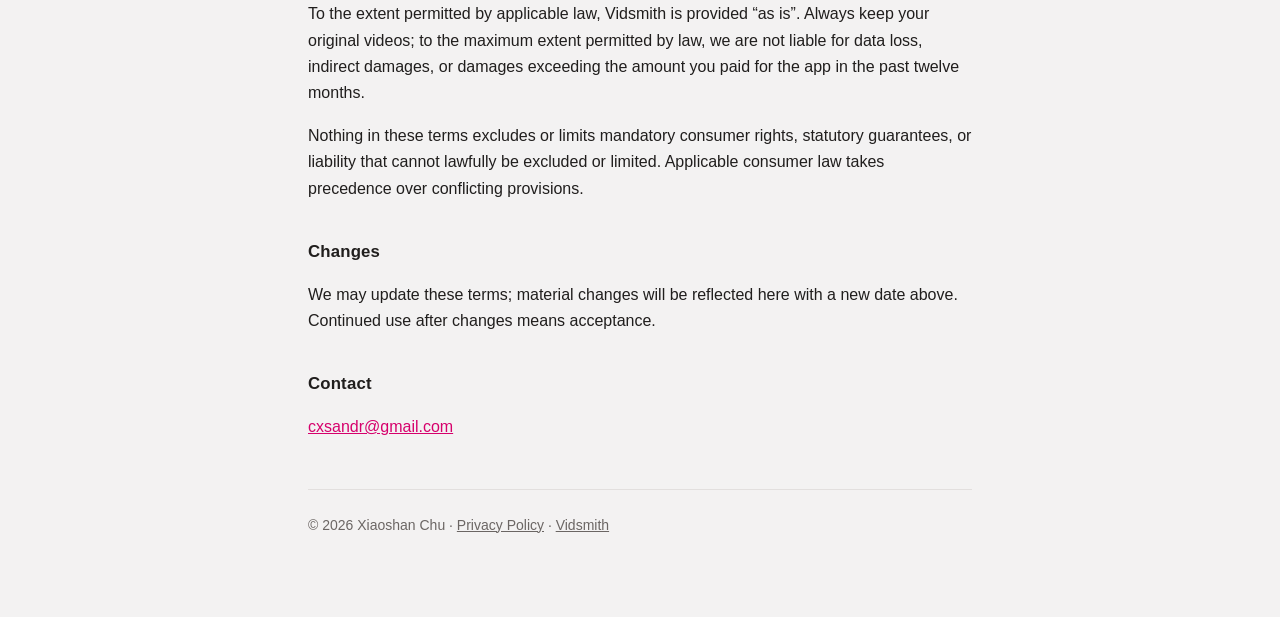
<file: vidsmith/terms.html>
<!doctype html>
<html lang="en">
<head>
<meta charset="utf-8">
<meta name="viewport" content="width=device-width,initial-scale=1">
<title>Terms of Use — Vidsmith</title>
<style>
  :root{--bg:#f3f2f2;--fg:#201e1d;--muted:#6b6664;--line:#e2dfde;--accent:#d6006c}
  @media (prefers-color-scheme:dark){
    :root{--bg:#1b1918;--fg:#f3f2f2;--muted:#a59f9d;--line:#332f2e;--accent:#ff458e}
  }
  *{box-sizing:border-box}
  body{margin:0;background:var(--bg);color:var(--fg);
    font:16px/1.65 -apple-system,BlinkMacSystemFont,"Segoe UI",Roboto,Helvetica,Arial,sans-serif;
    -webkit-text-size-adjust:100%}
  .wrap{max-width:44rem;margin:0 auto;padding:3rem 1.25rem 5rem}
  a{color:var(--accent)}
  h1{font-size:1.75rem;line-height:1.25;margin:0 0 .25rem}
  h2{font-size:1.05rem;margin:2.25rem 0 .5rem;letter-spacing:.01em}
  .date{color:var(--muted);font-size:.9rem;margin:0 0 2.5rem}
  hr{border:0;border-top:1px solid var(--line);margin:3rem 0 1.5rem}
  footer{color:var(--muted);font-size:.875rem}
  footer a{color:var(--muted)}
</style>
</head>
<body>
<div class="wrap">

<h1>Terms of Use</h1>
<p class="date">Vidsmith &middot; Effective October 16, 2026</p>

<p>By downloading or using Vidsmith, you agree to these terms. They cover
Vidsmith for iPhone (App Store) and Vidsmith for Android (Google Play).</p>

<h2>License</h2>
<p>We grant you a personal, non-transferable license to use Vidsmith on devices
you own or control, as permitted by the App Store Terms of Service or the
Google Play Terms of Service, depending on where you got the app.</p>

<h2>Open-Source Software</h2>
<p>Vidsmith for Android uses libraries from the FFmpeg project under the GNU
Lesser General Public License, version 2.1 or later. The license and matching
source and build script are provided on the
<a href="opensource/android-1.2-5/">FFmpeg source page</a>.</p>

<h2>Your Content</h2>
<p>Videos you process with Vidsmith are yours. Processing happens entirely on
your device; we claim no rights over your content. When you choose Share, the
selected app can receive the exported file under its own terms and privacy policy.
You are responsible for ensuring you have the rights to the videos you process.</p>

<h2>Vidsmith Pro</h2>
<p>Vidsmith Pro unlocks 4K export, unlimited exports, and higher GIF frame rates
and widths; on iPhone it also unlocks batch processing and custom target sizes.
Available options include weekly and yearly auto-renewing subscriptions and a
one-time <strong>Lifetime</strong> purchase that does not renew. The app and store
purchase sheet show the applicable local price, billing period and terms before
you confirm. Availability and features may vary by platform and device. Purchases
are restored through the store account used to buy them; a purchase on one platform
does not automatically grant a purchase on the other.</p>
<p><strong>On iPhone</strong>, payment is charged to your Apple Account at
confirmation of purchase. Subscriptions renew automatically unless canceled at
least 24 hours before the end of the current period. You can manage or cancel
anytime in <em>Settings &rarr; Apple Account &rarr; Subscriptions</em>. Refunds
are handled by Apple under App Store policies.</p>
<p><strong>On Android</strong>, payment is charged to your Google Play account at
confirmation of purchase. Subscriptions renew automatically until canceled; if you
cancel, Pro stays active until the end of the period you already paid for. You can
manage or cancel anytime in the Google Play app under
<em>Profile &rarr; Payments &amp; subscriptions &rarr; Subscriptions</em>. Refunds
are handled by Google Play under its refund policies.</p>
<p>If you already subscribe and buy Lifetime, your subscription is not canceled
automatically; cancel it yourself so you are not charged again.</p>

<h2>Free Tier</h2>
<p>The free tier includes a limited number of exports per day. Limits may be
adjusted over time.</p>

<h2>Acceptable Use</h2>
<p>Do not use Vidsmith to process content that is unlawful or that you have no
right to use.</p>

<h2>Disclaimer</h2>
<p>To the extent permitted by applicable law, Vidsmith is provided &ldquo;as is&rdquo;.
Always keep your original videos; to the maximum extent permitted by law, we are
not liable for data loss, indirect damages, or damages exceeding the amount you
paid for the app in the past twelve months.</p>
<p>Nothing in these terms excludes or limits mandatory consumer rights, statutory
guarantees, or liability that cannot lawfully be excluded or limited. Applicable
consumer law takes precedence over conflicting provisions.</p>

<h2>Changes</h2>
<p>We may update these terms; material changes will be reflected here with a new
date above. Continued use after changes means acceptance.</p>

<h2>Contact</h2>
<p><a href="mailto:cxsandr@gmail.com">cxsandr@gmail.com</a></p>

<hr>
<footer>&copy; 2026 Xiaoshan Chu &middot; <a href="privacy.html">Privacy Policy</a>
&middot; <a href="index.html">Vidsmith</a></footer>

</div>
</body>
</html>
</file>
<file: jinyi/style.css>
:root{--paper:#F4EEE1;--ink:#2B2A27;--muted:#6F6A60;--seal:#9E2A22;--rule:#DDD3BF}
@media (prefers-color-scheme:dark){:root{--paper:#1C1A17;--ink:#EDE6D6;--muted:#A8A092;--seal:#F14135;--rule:#3A362F}}
*{box-sizing:border-box}
html{-webkit-text-size-adjust:100%}
body{margin:0;background:var(--paper);color:var(--ink);font:17px/1.75 -apple-system,BlinkMacSystemFont,"Segoe UI","PingFang SC","Hiragino Sans GB","Microsoft YaHei",sans-serif}
:lang(zh-Hant){font-family:-apple-system,BlinkMacSystemFont,"Segoe UI","PingFang TC","Microsoft JhengHei",sans-serif}
main{max-width:40rem;margin:0 auto;padding:3rem 1.25rem 4rem}
a{color:var(--seal);text-underline-offset:.2em}
.serif{font-family:"Noto Serif SC","Songti SC","STSong",serif}
.brand{display:inline-flex;align-items:center;gap:.75rem;color:inherit;text-decoration:none}
.seal{display:inline-grid;place-items:center;width:2.5rem;height:2.5rem;border-radius:.2rem;background:var(--seal);color:var(--paper);font:600 1.5rem/1 "Noto Serif SC","Songti SC","STSong",serif}
.seal.big{width:5.5rem;height:5.5rem;border-radius:.4rem;font-size:3.4rem}
.brand-name{font:600 1.125rem/1.2 "Noto Serif SC","Songti SC","STSong",serif;letter-spacing:.04em}
.brand-name small{font:500 .75rem/1 -apple-system,BlinkMacSystemFont,sans-serif;letter-spacing:.2em;color:var(--muted);margin-left:.5em}
nav.langs{margin-top:2rem;display:flex;flex-wrap:wrap;gap:1.25rem;font-size:.9375rem}
section{padding-top:2.5rem;margin-top:2.5rem;border-top:1px solid var(--rule)}
h1{font:600 1.75rem/1.3 "Noto Serif SC","Songti SC","STSong",serif;margin:0 0 .25rem}
:lang(zh-Hant) h1{font-family:"Noto Serif TC","Songti TC",serif}
:lang(en) h1{font-family:Georgia,"Times New Roman",serif}
h2{font-size:1.0625rem;margin:2rem 0 .5rem}
p{margin:.75rem 0}
ul{padding-left:1.25rem;margin:.5rem 0}
li+li{margin-top:.35rem}
.date,.muted{color:var(--muted)}
.date{font-size:.875rem;margin:0}
.lead{font-weight:600;margin:1.5rem 0}
.home{text-align:center;padding-top:18vh}
.home h1{font-size:2.25rem;margin:1.75rem 0 1rem}
.home h1 span{font:500 1rem/1 -apple-system,BlinkMacSystemFont,sans-serif;letter-spacing:.25em;color:var(--muted);display:block;margin-top:.6rem}
footer{margin-top:3.5rem;color:var(--muted);font-size:.875rem}
</file>
